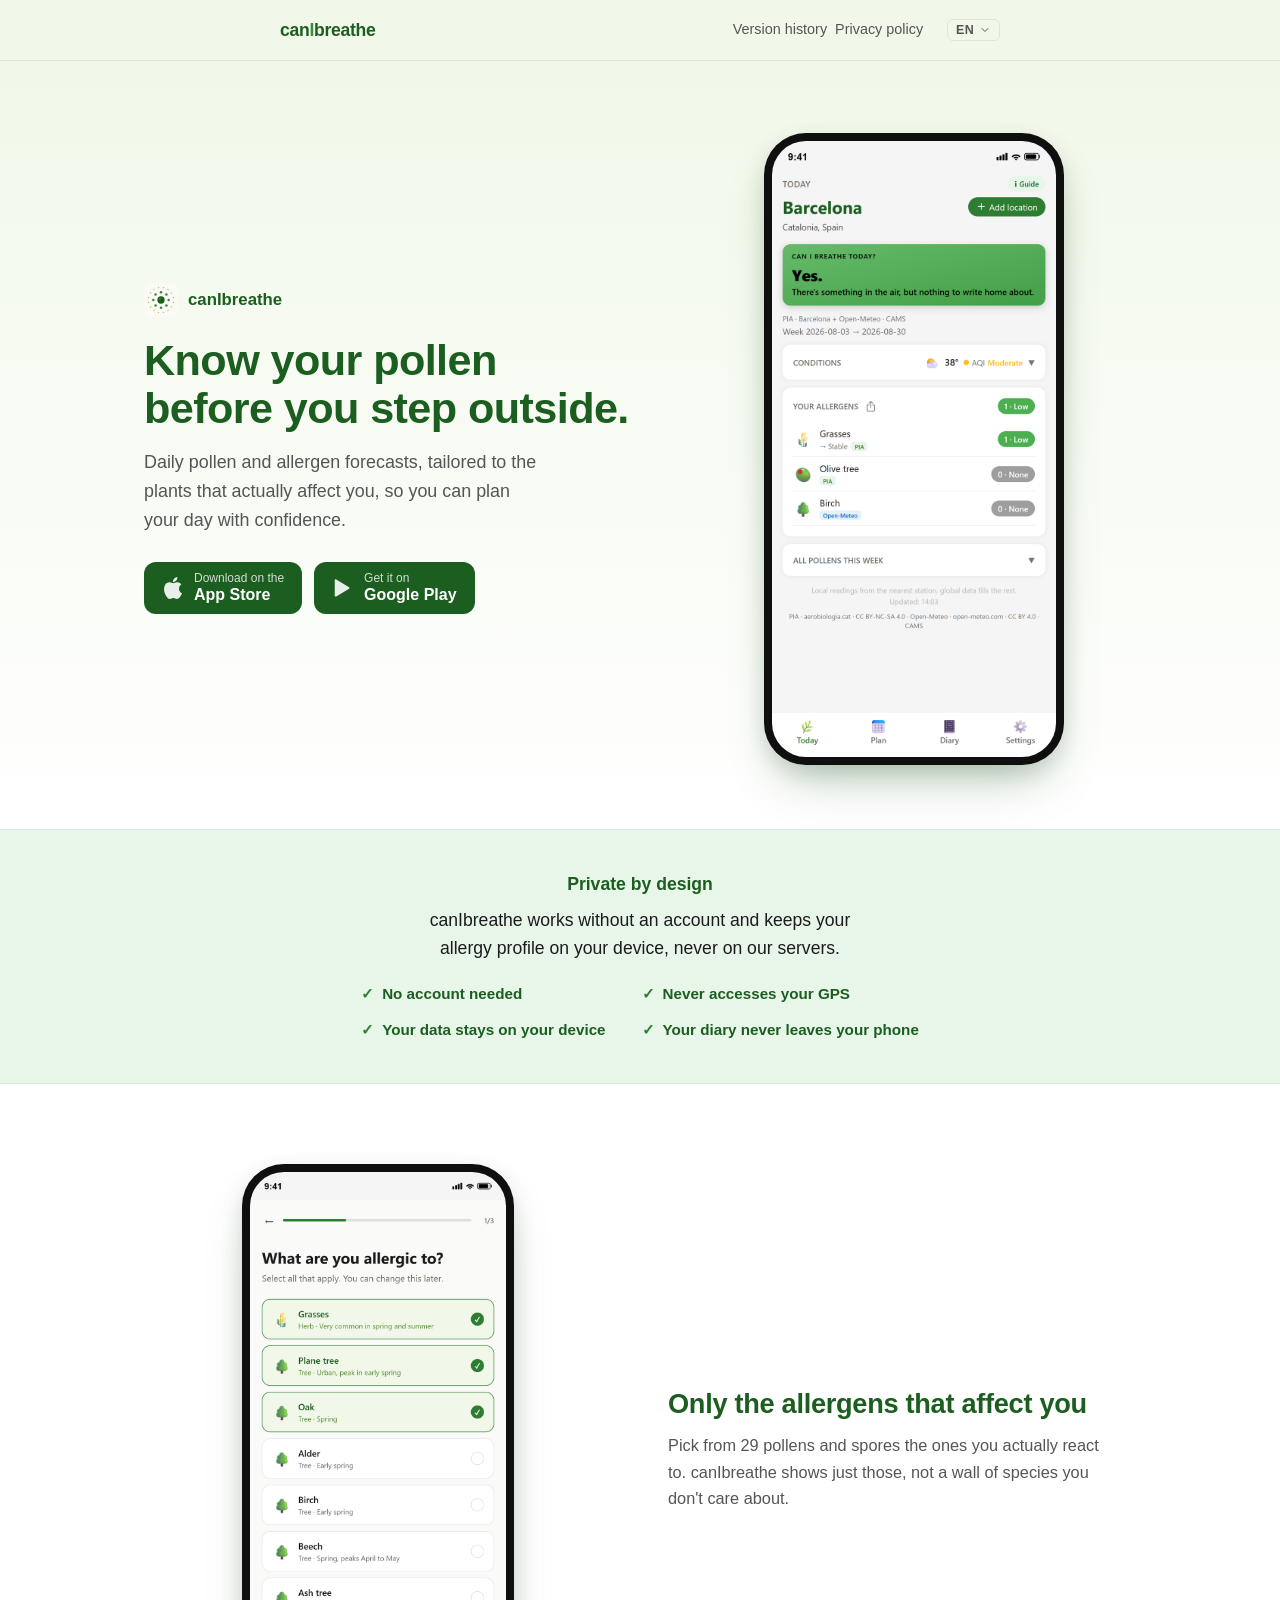
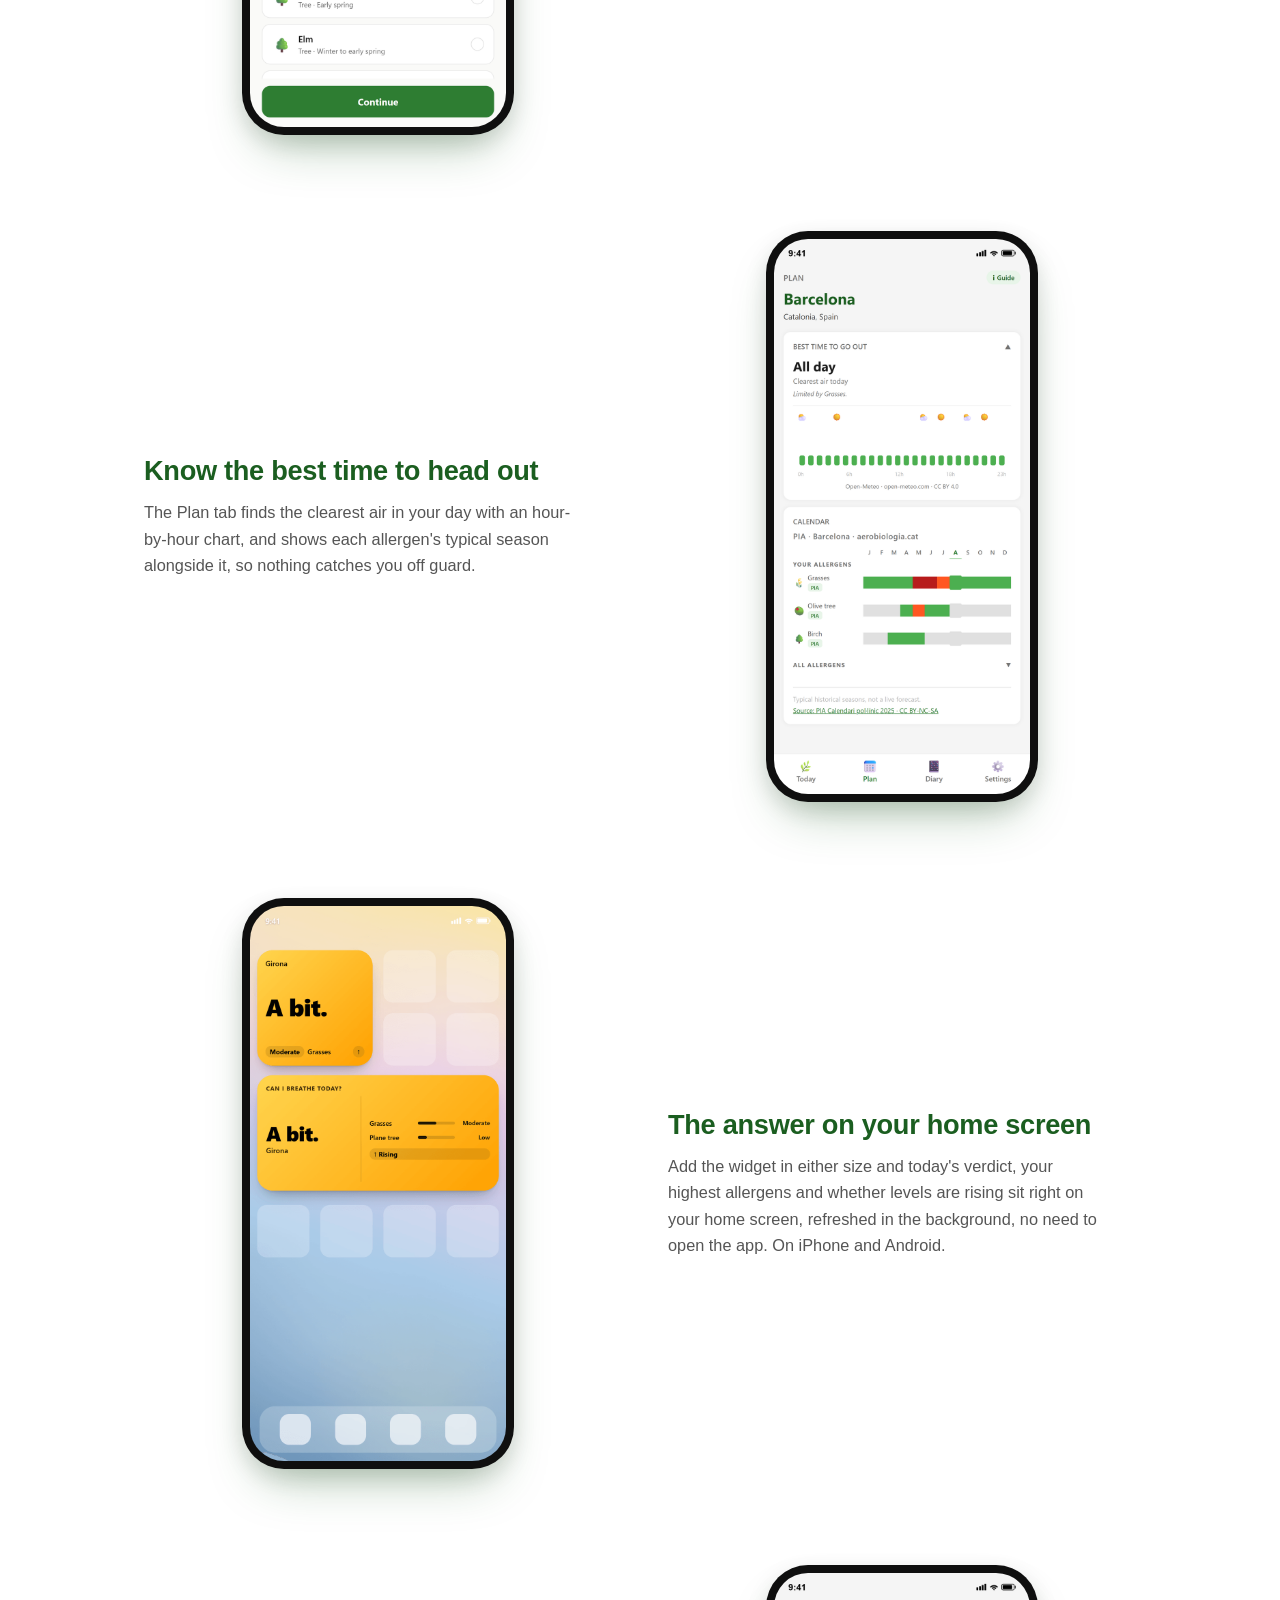
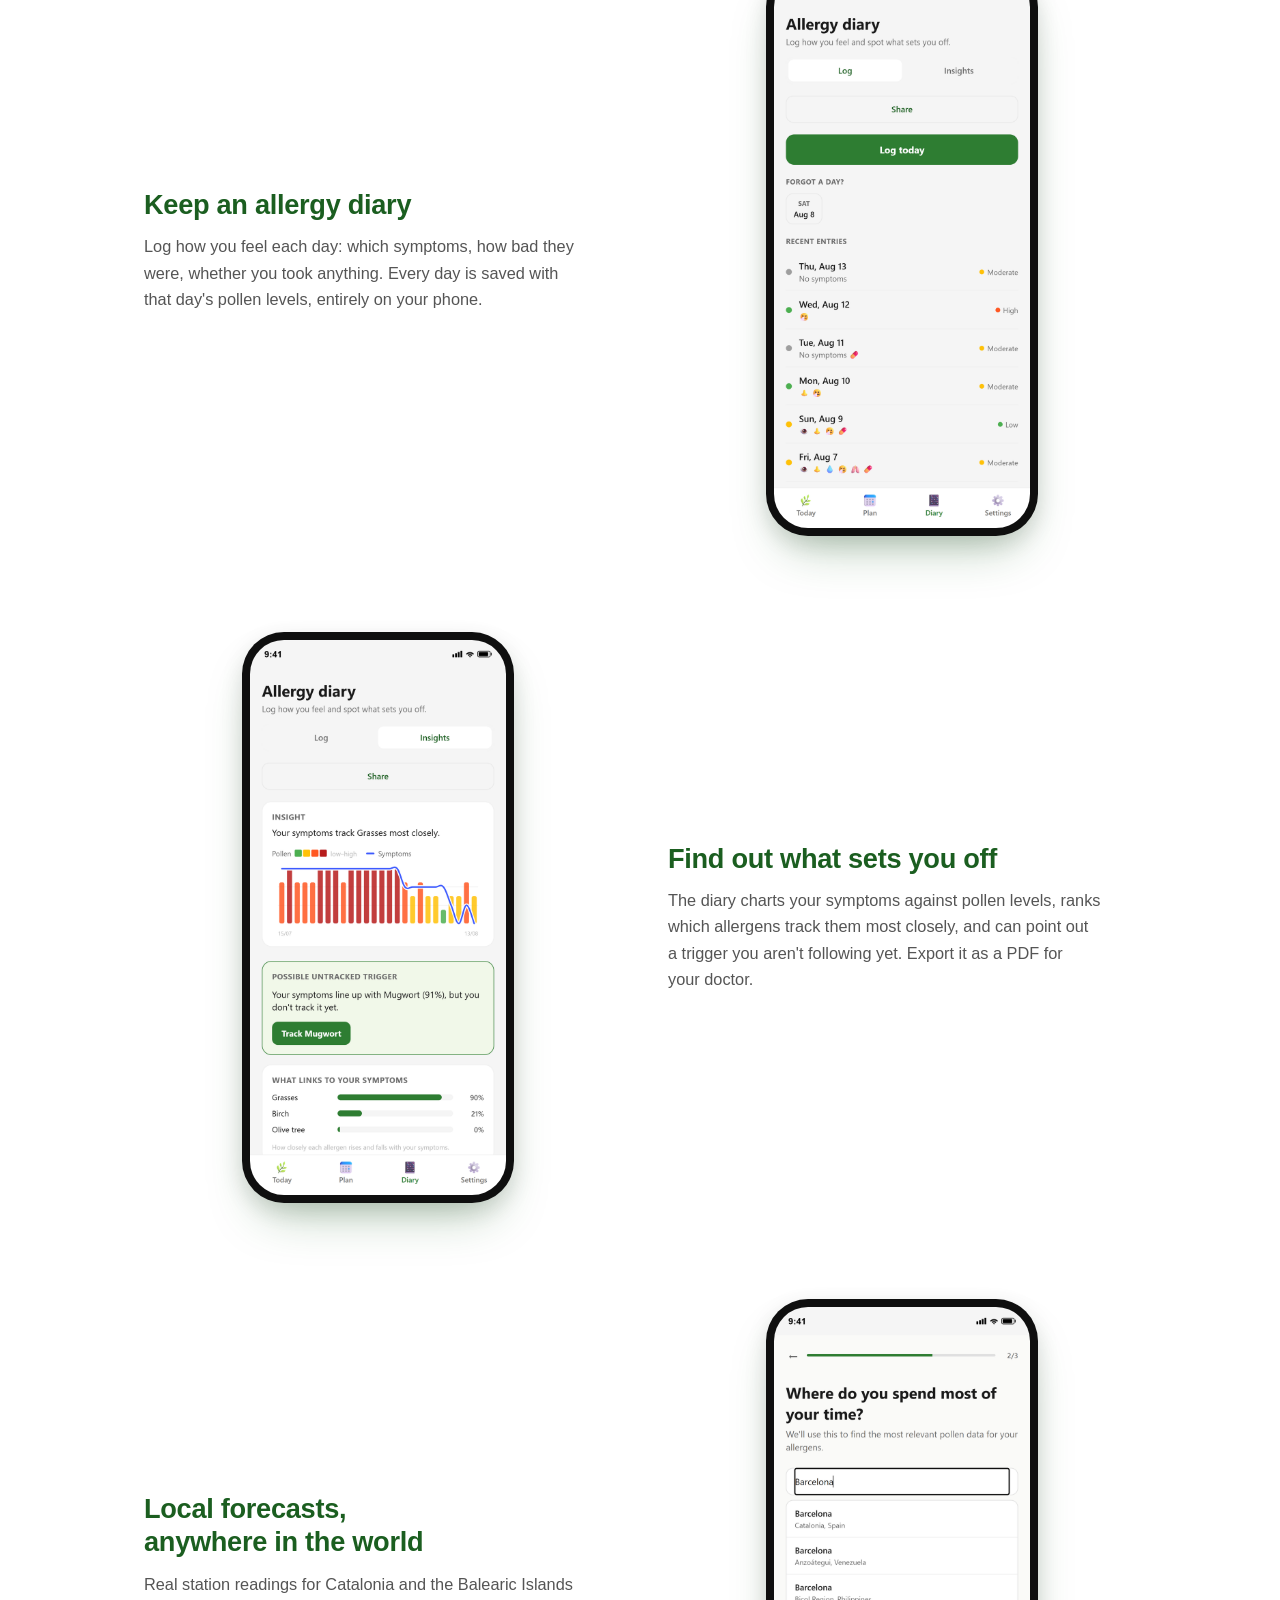
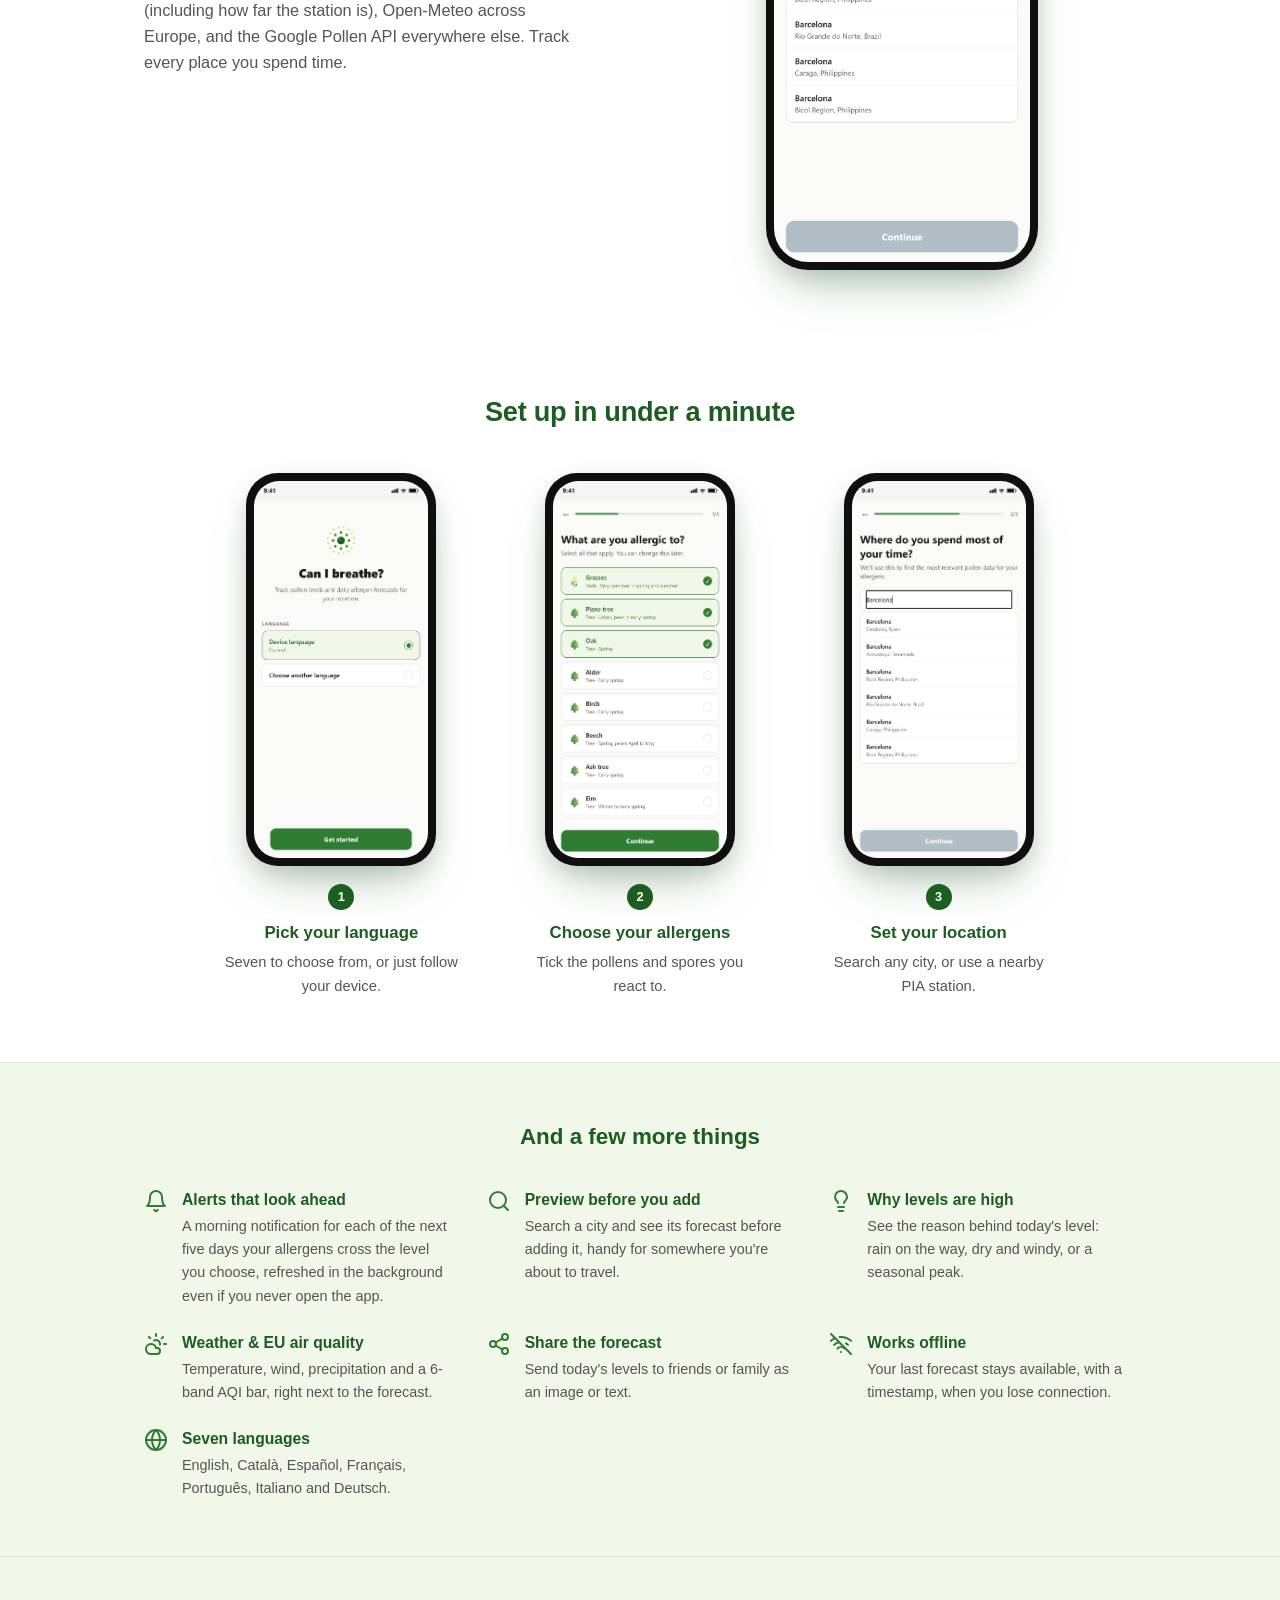
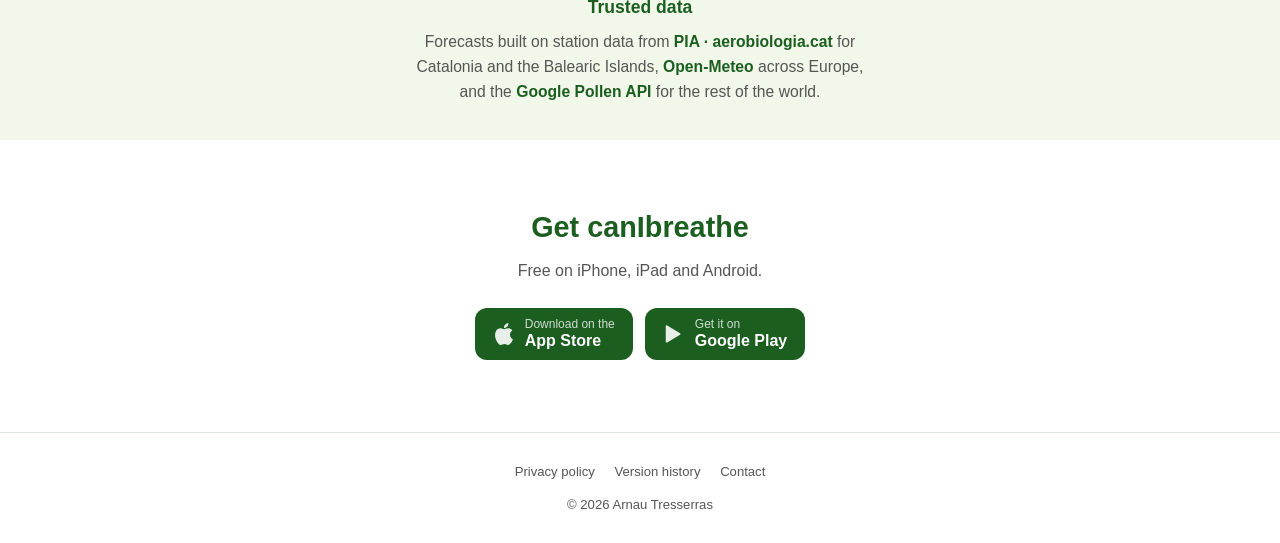
<file: index.html>
<!DOCTYPE html>
<html lang="ca">
<head>
  <meta charset="UTF-8" />
  <meta name="viewport" content="width=device-width, initial-scale=1.0" />
  <title>canIbreathe, Previsió de pol·len i al·lèrgens</title>
  <meta name="description" content="Previsions diàries de pol·len i al·lèrgens, a tot el món, adaptades als que t'afecten. Disponible per a iOS i Android." data-i18n-content="meta.description.index" />
  <meta property="og:type" content="website" />
  <meta property="og:url" content="https://canibreathe.app/" />
  <meta property="og:site_name" content="canIbreathe" />
  <meta property="og:title" content="canIbreathe, Pollen &amp; Allergen Forecast" />
  <meta property="og:description" content="Daily pollen and allergen forecasts worldwide, tailored to the plants that affect you, plus an allergy diary that shows what sets you off. Free on iOS and Android." />
  <meta property="og:image" content="https://canibreathe.app/og-image.png" />
  <meta property="og:image:width" content="1200" />
  <meta property="og:image:height" content="630" />
  <meta property="og:image:alt" content="canIbreathe, daily pollen and allergen forecasts, tailored to you" />
  <meta name="twitter:card" content="summary_large_image" />
  <meta name="twitter:title" content="canIbreathe, Pollen &amp; Allergen Forecast" />
  <meta name="twitter:description" content="Daily pollen and allergen forecasts worldwide, tailored to the plants that affect you, plus an allergy diary that shows what sets you off. Free on iOS and Android." />
  <meta name="twitter:image" content="https://canibreathe.app/og-image.png" />
  <script>document.documentElement.classList.add('js')</script>
  <link rel="stylesheet" href="style.css?v=5" />
  <link rel="icon" href="favicon.png" />
  <link rel="apple-touch-icon" href="apple-touch-icon-180.png" />
  <script>
    !function(t,e){var o,n,p,r;e.__SV||(window.posthog && window.posthog.__loaded)||(window.posthog=e,e._i=[],e.init=function(i,s,a){function g(t,e){var o=e.split(".");2==o.length&&(t=t[o[0]],e=o[1]),t[e]=function(){t.push([e].concat(Array.prototype.slice.call(arguments,0)))}}(p=t.createElement("script")).type="text/javascript",p.crossOrigin="anonymous",p.async=!0,p.src=s.api_host.replace(".i.posthog.com","-assets.i.posthog.com")+"/static/array.js",(r=t.getElementsByTagName("script")[0]).parentNode.insertBefore(p,r);var u=e;for(void 0!==a?u=e[a]=[]:a="posthog",u.people=u.people||[],u.toString=function(t){var e="posthog";return"posthog"!==a&&(e+="."+a),t||(e+=" (stub)"),e},u.people.toString=function(){return u.toString(1)+".people (stub)"},o="Ei Ni init zi Gi Nr Ui Xi Hi capture calculateEventProperties tn register register_once register_for_session unregister unregister_for_session an getFeatureFlag getFeatureFlagPayload getFeatureFlagResult isFeatureEnabled reloadFeatureFlags updateFlags updateEarlyAccessFeatureEnrollment getEarlyAccessFeatures on onFeatureFlags onSurveysLoaded onSessionId getSurveys getActiveMatchingSurveys renderSurvey displaySurvey cancelPendingSurvey canRenderSurvey canRenderSurveyAsync ln identify setPersonProperties group resetGroups setPersonPropertiesForFlags resetPersonPropertiesForFlags setGroupPropertiesForFlags resetGroupPropertiesForFlags reset setIdentity clearIdentity get_distinct_id getGroups get_session_id get_session_replay_url alias set_config startSessionRecording stopSessionRecording sessionRecordingStarted captureException addExceptionStep captureLog startExceptionAutocapture stopExceptionAutocapture loadToolbar get_property getSessionProperty nn Qi createPersonProfile setInternalOrTestUser sn qi cn opt_in_capturing opt_out_capturing has_opted_in_capturing has_opted_out_capturing get_explicit_consent_status is_capturing clear_opt_in_out_capturing Ji debug Fr rn getPageViewId captureTraceFeedback captureTraceMetric Bi".split(" "),n=0;n<o.length;n++)g(u,o[n]);e._i.push([i,s,a])},e.__SV=1)}(document,window.posthog||[]);
    posthog.init('phc_LRrSer0JCHmHAlgUVe1UBUHwa6GLvBOArZXyOaQ2EX9', {
        api_host: 'https://eu.i.posthog.com',
        defaults: '2026-01-30',
        person_profiles: 'identified_only', // or 'always' to create profiles for anonymous users as well
    })
</script>
</head>
<body data-title-key="page.title.index">

  <header>
    <div class="header-inner">
      <a class="logo" href="index.html">can<span>I</span>breathe</a>
      <nav>
        <a href="changelog.html" data-i18n="nav.changelog">Historial de versions</a>
        <a href="privacy.html" data-i18n="nav.privacy">Política de privacitat</a>
        <div class="lang-switcher" aria-label="Canvia l'idioma" data-i18n-aria-label="lang-switcher.label">
          <button class="lang-toggle" aria-haspopup="listbox" aria-expanded="false">
            <span class="lang-current">CA</span>
            <svg class="lang-chevron" viewBox="0 0 24 24" fill="none" stroke="currentColor" stroke-width="2" stroke-linecap="round" stroke-linejoin="round" aria-hidden="true"><path d="m6 9 6 6 6-6"/></svg>
          </button>
          <ul class="lang-menu" role="listbox">
            <li><button class="lang-btn" data-lang="ca" role="option" aria-selected="true"><b>CA</b><span>Català</span></button></li>
            <li><button class="lang-btn" data-lang="en" role="option" aria-selected="false"><b>EN</b><span>English</span></button></li>
            <li><button class="lang-btn" data-lang="es" role="option" aria-selected="false"><b>ES</b><span>Español</span></button></li>
            <li><button class="lang-btn" data-lang="fr" role="option" aria-selected="false"><b>FR</b><span>Français</span></button></li>
            <li><button class="lang-btn" data-lang="pt" role="option" aria-selected="false"><b>PT</b><span>Português</span></button></li>
            <li><button class="lang-btn" data-lang="it" role="option" aria-selected="false"><b>IT</b><span>Italiano</span></button></li>
            <li><button class="lang-btn" data-lang="de" role="option" aria-selected="false"><b>DE</b><span>Deutsch</span></button></li>
          </ul>
        </div>
      </nav>
    </div>
  </header>

  <main>
    <!-- ── Hero ── -->
    <section class="hero">
      <div class="wrap hero-grid">
        <div class="hero-copy">
          <div class="hero-brand">
            <img src="master-rounded.svg" alt="" aria-hidden="true">
            <span>canIbreathe</span>
          </div>
          <h1 data-i18n="hero.h1">Know your pollen before you step outside.</h1>
          <p class="lead" data-i18n="hero.lead">Daily pollen and allergen forecasts, tailored to the plants that actually affect you, so you can plan your day with confidence.</p>
          <div class="store-row">
            <a class="store-btn" href="https://apps.apple.com/app/id6764886469" target="_blank" rel="noopener" onclick="posthog.capture('install_ios_clicked')">
              <svg class="store-glyph" xmlns="http://www.w3.org/2000/svg" viewBox="0 0 24 24" fill="currentColor" aria-hidden="true"><path d="M12.152 6.896c-.948 0-2.415-1.078-3.96-1.04-2.04.027-3.91 1.183-4.961 3.014-2.117 3.675-.546 9.103 1.519 12.09 1.013 1.454 2.208 3.09 3.792 3.039 1.52-.065 2.09-.987 3.935-.987 1.831 0 2.35.987 3.96.948 1.637-.026 2.676-1.48 3.676-2.948 1.156-1.688 1.636-3.325 1.662-3.415-.039-.013-3.182-1.221-3.22-4.857-.026-3.04 2.48-4.494 2.597-4.559-1.429-2.09-3.623-2.324-4.39-2.376-2-.156-3.675 1.09-4.61 1.09zM15.53 3.83c.843-1.012 1.4-2.427 1.245-3.83-1.207.052-2.662.805-3.532 1.818-.78.896-1.454 2.338-1.273 3.714 1.338.104 2.715-.688 3.559-1.701"/></svg>
              <span class="store-btn-text"><small data-i18n="store.apple.pre">Download on the</small><strong data-i18n="store.apple.name">App Store</strong></span>
            </a>
            <a class="store-btn" href="https://play.google.com/store/apps/details?id=com.arnautr.canibreathe" target="_blank" rel="noopener" onclick="posthog.capture('install_android_clicked')">
              <svg class="store-glyph" xmlns="http://www.w3.org/2000/svg" viewBox="0 0 24 24" fill="currentColor" aria-hidden="true"><path d="M3 20.5v-17c0-.83.94-1.3 1.6-.8l14 8.5c.6.36.6 1.24 0 1.6l-14 8.5c-.66.5-1.6.03-1.6-.8z"/></svg>
              <span class="store-btn-text"><small data-i18n="store.google.pre">Get it on</small><strong data-i18n="store.google.name">Google Play</strong></span>
            </a>
          </div>
        </div>
        <div class="hero-media">
          <div class="device"><img src="screenshots/today_en.png" data-shot="today" alt="canIbreathe Today screen answering &quot;Can I breathe today?&quot; above the levels for your allergens" loading="eager"></div>
        </div>
      </div>
    </section>

    <!-- ── Privacy trust band ── -->
    <section class="trust">
      <div class="wrap-narrow">
        <h2 class="band-title" data-i18n="trust.eyebrow">Private by design</h2>
        <p class="trust-lead" data-i18n="trust.lead">canIbreathe works without an account and keeps your allergy profile on your device, never on our servers.</p>
        <ul class="trust-points">
          <li><span class="tick" aria-hidden="true">✓</span><span data-i18n="trust.p1">No account needed</span></li>
          <li><span class="tick" aria-hidden="true">✓</span><span data-i18n="trust.p2">Never accesses your GPS</span></li>
          <li><span class="tick" aria-hidden="true">✓</span><span data-i18n="trust.p3">Your data stays on your device</span></li>
          <li><span class="tick" aria-hidden="true">✓</span><span data-i18n="trust.p4">Your diary never leaves your phone</span></li>
        </ul>
      </div>
    </section>

    <!-- ── Feature story rows ── -->
    <section class="feature-rows">
      <div class="wrap">
        <article class="frow reveal">
          <div class="frow-media"><div class="device"><img src="screenshots/allergen_selector_en.png" data-shot="allergen_selector" alt="Allergen picker: choose the pollens you react to" loading="lazy"></div></div>
          <div class="frow-copy">
            <h2 data-i18n="f1.title">Only the allergens that affect you</h2>
            <p data-i18n="f1.desc">Pick from 29 pollens and spores the ones you actually react to. canIbreathe shows just those, not a wall of species you don't care about.</p>
          </div>
        </article>
        <article class="frow reverse reveal">
          <div class="frow-media"><div class="device"><img src="screenshots/plan_en.png" data-shot="plan" alt="Plan tab: best time to go out with an hour-by-hour chart, and the pollen season calendar" loading="lazy"></div></div>
          <div class="frow-copy">
            <h2 data-i18n="fplan.title">Know the best time to head out</h2>
            <p data-i18n="fplan.desc">The Plan tab finds the clearest air in your day with an hour-by-hour chart, and shows each allergen's typical season alongside it, so nothing catches you off guard.</p>
          </div>
        </article>
        <article class="frow reveal">
          <div class="frow-media"><div class="device"><img src="screenshots/widget_en.png" data-shot="widget" alt="Home screen with the canIbreathe widget in both sizes, showing today's verdict and top allergens" loading="lazy"></div></div>
          <div class="frow-copy">
            <h2 data-i18n="fwidget.title">The answer on your home screen</h2>
            <p data-i18n="fwidget.desc">Add the widget in either size and today's verdict, your highest allergens and whether levels are rising sit right on your home screen, refreshed in the background, no need to open the app. On iPhone and Android.</p>
          </div>
        </article>
        <article class="frow reverse reveal">
          <div class="frow-media"><div class="device"><img src="screenshots/diary_en.png" data-shot="diary" alt="Allergy diary: a day-by-day log of symptoms, severity and medication" loading="lazy"></div></div>
          <div class="frow-copy">
            <h2 data-i18n="f2.title">Keep an allergy diary</h2>
            <p data-i18n="f2.desc">Log how you feel each day: which symptoms, how bad they were, whether you took anything. Every day is saved with that day's pollen levels, entirely on your phone.</p>
          </div>
        </article>
        <article class="frow reveal">
          <div class="frow-media"><div class="device"><img src="screenshots/insights_en.png" data-shot="insights" alt="Diary insights: symptoms charted against pollen levels, with a possible untracked trigger" loading="lazy"></div></div>
          <div class="frow-copy">
            <h2 data-i18n="f3.title">Find out what sets you off</h2>
            <p data-i18n="f3.desc">The diary charts your symptoms against pollen levels, ranks which allergens track them most closely, and can point out a trigger you aren't following yet. Export it as a PDF for your doctor.</p>
          </div>
        </article>
        <article class="frow reverse reveal">
          <div class="frow-media"><div class="device"><img src="screenshots/location_selector_en.png" data-shot="location_selector" alt="Location picker: choose the places you spend time" loading="lazy"></div></div>
          <div class="frow-copy">
            <h2 data-i18n="f4.title">Local forecasts, anywhere in the world</h2>
            <p data-i18n="f4.desc">Real station readings for Catalonia and the Balearic Islands (including how far the station is), Open-Meteo across Europe, and the Google Pollen API everywhere else. Track every place you spend time.</p>
          </div>
        </article>
      </div>
    </section>

    <!-- ── Set up in under a minute ── -->
    <section class="setup">
      <div class="wrap">
        <h2 data-i18n="setup.title">Set up in under a minute</h2>
        <ol class="setup-steps">
          <li class="reveal">
            <div class="device device-sm"><img src="screenshots/language_en.png" data-shot="language" alt="Language selection screen" loading="lazy"></div>
            <span class="step-n">1</span>
            <strong data-i18n="setup.s1.title">Pick your language</strong>
            <p data-i18n="setup.s1.desc">Seven to choose from, or just follow your device.</p>
          </li>
          <li class="reveal">
            <div class="device device-sm"><img src="screenshots/allergen_selector_en.png" data-shot="allergen_selector" alt="Allergen selection screen" loading="lazy"></div>
            <span class="step-n">2</span>
            <strong data-i18n="setup.s2.title">Choose your allergens</strong>
            <p data-i18n="setup.s2.desc">Tick the pollens and spores you react to.</p>
          </li>
          <li class="reveal">
            <div class="device device-sm"><img src="screenshots/location_selector_en.png" data-shot="location_selector" alt="Location selection screen" loading="lazy"></div>
            <span class="step-n">3</span>
            <strong data-i18n="setup.s3.title">Set your location</strong>
            <p data-i18n="setup.s3.desc">Search any city, or use a nearby PIA station.</p>
          </li>
        </ol>
      </div>
    </section>

    <!-- ── Secondary features strip ── -->
    <section class="more">
      <div class="wrap">
        <h2 data-i18n="more.title">And a few more things</h2>
        <ul class="more-grid">
          <li><svg class="more-icon" viewBox="0 0 24 24" fill="none" stroke="currentColor" stroke-width="2" stroke-linecap="round" stroke-linejoin="round" aria-hidden="true"><path d="M6 8a6 6 0 0 1 12 0c0 7 3 9 3 9H3s3-2 3-9"/><path d="M10.3 21a1.94 1.94 0 0 0 3.4 0"/></svg><div><strong data-i18n="more.alerts.title">Alerts that look ahead</strong><p data-i18n="more.alerts.desc">A morning notification for each of the next five days your allergens cross the level you choose, refreshed in the background even if you never open the app.</p></div></li>
          <li><svg class="more-icon" viewBox="0 0 24 24" fill="none" stroke="currentColor" stroke-width="2" stroke-linecap="round" stroke-linejoin="round" aria-hidden="true"><circle cx="11" cy="11" r="8"/><path d="m21 21-4.3-4.3"/></svg><div><strong data-i18n="more.preview.title">Preview before you add</strong><p data-i18n="more.preview.desc">Search a city and see its forecast before adding it, handy for somewhere you're about to travel.</p></div></li>
          <li><svg class="more-icon" viewBox="0 0 24 24" fill="none" stroke="currentColor" stroke-width="2" stroke-linecap="round" stroke-linejoin="round" aria-hidden="true"><path d="M15 14c.2-1 .7-1.7 1.5-2.5 1-.9 1.5-2.2 1.5-3.5A6 6 0 0 0 6 8c0 1 .2 2.2 1.5 3.5.7.7 1.3 1.5 1.5 2.5"/><path d="M9 18h6"/><path d="M10 22h4"/></svg><div><strong data-i18n="more.why.title">Why levels are high</strong><p data-i18n="more.why.desc">See the reason behind today's level: rain on the way, dry and windy, or a seasonal peak.</p></div></li>
          <li><svg class="more-icon" viewBox="0 0 24 24" fill="none" stroke="currentColor" stroke-width="2" stroke-linecap="round" stroke-linejoin="round" aria-hidden="true"><path d="M12 2v2"/><path d="m4.93 4.93 1.41 1.41"/><path d="M20 12h2"/><path d="m19.07 4.93-1.41 1.41"/><path d="M15.947 12.65a4 4 0 0 0-5.925-4.128"/><path d="M13 22H7a5 5 0 1 1 4.9-6H13a3 3 0 0 1 0 6Z"/></svg><div><strong data-i18n="more.conditions.title">Weather &amp; EU air quality</strong><p data-i18n="more.conditions.desc">Temperature, wind, precipitation and a 6-band AQI bar, right next to the forecast.</p></div></li>
          <li><svg class="more-icon" viewBox="0 0 24 24" fill="none" stroke="currentColor" stroke-width="2" stroke-linecap="round" stroke-linejoin="round" aria-hidden="true"><circle cx="18" cy="5" r="3"/><circle cx="6" cy="12" r="3"/><circle cx="18" cy="19" r="3"/><path d="m8.59 13.51 6.83 3.98"/><path d="m15.41 6.51-6.82 3.98"/></svg><div><strong data-i18n="more.share.title">Share the forecast</strong><p data-i18n="more.share.desc">Send today's levels to friends or family as an image or text.</p></div></li>
          <li><svg class="more-icon" viewBox="0 0 24 24" fill="none" stroke="currentColor" stroke-width="2" stroke-linecap="round" stroke-linejoin="round" aria-hidden="true"><path d="M12 20h.01"/><path d="M8.5 16.429a5 5 0 0 1 7 0"/><path d="M5 12.859a10 10 0 0 1 5.17-2.69"/><path d="M19 12.859a10 10 0 0 0-2.007-1.523"/><path d="M2 8.82a15 15 0 0 1 4.177-2.643"/><path d="M22 8.82a15 15 0 0 0-11.288-3.764"/><path d="m2 2 20 20"/></svg><div><strong data-i18n="more.offline.title">Works offline</strong><p data-i18n="more.offline.desc">Your last forecast stays available, with a timestamp, when you lose connection.</p></div></li>
          <li><svg class="more-icon" viewBox="0 0 24 24" fill="none" stroke="currentColor" stroke-width="2" stroke-linecap="round" stroke-linejoin="round" aria-hidden="true"><circle cx="12" cy="12" r="10"/><path d="M12 2a14.5 14.5 0 0 0 0 20 14.5 14.5 0 0 0 0-20"/><path d="M2 12h20"/></svg><div><strong data-i18n="more.langs.title">Seven languages</strong><p data-i18n="more.langs.desc">English, Català, Español, Français, Português, Italiano and Deutsch.</p></div></li>
        </ul>
      </div>
    </section>

    <!-- ── Data sources ── -->
    <section class="sources">
      <div class="wrap-narrow">
        <h2 class="band-title" data-i18n="sources.eyebrow">Trusted data</h2>
        <p data-i18n="sources.text">Forecasts built on station data from <strong>PIA · aerobiologia.cat</strong> for Catalonia and the Balearic Islands, <strong>Open-Meteo</strong> across Europe, and the <strong>Google Pollen API</strong> for the rest of the world.</p>
      </div>
    </section>

    <!-- ── Download band ── -->
    <section class="download">
      <div class="wrap-narrow">
        <h2 data-i18n="download.title">Get canIbreathe</h2>
        <p data-i18n="download.desc">Free on iPhone, iPad and Android.</p>
        <div class="store-row center">
          <a class="store-btn" href="https://apps.apple.com/app/id6764886469" target="_blank" rel="noopener" onclick="posthog.capture('install_ios_clicked')">
            <svg class="store-glyph" xmlns="http://www.w3.org/2000/svg" viewBox="0 0 24 24" fill="currentColor" aria-hidden="true"><path d="M12.152 6.896c-.948 0-2.415-1.078-3.96-1.04-2.04.027-3.91 1.183-4.961 3.014-2.117 3.675-.546 9.103 1.519 12.09 1.013 1.454 2.208 3.09 3.792 3.039 1.52-.065 2.09-.987 3.935-.987 1.831 0 2.35.987 3.96.948 1.637-.026 2.676-1.48 3.676-2.948 1.156-1.688 1.636-3.325 1.662-3.415-.039-.013-3.182-1.221-3.22-4.857-.026-3.04 2.48-4.494 2.597-4.559-1.429-2.09-3.623-2.324-4.39-2.376-2-.156-3.675 1.09-4.61 1.09zM15.53 3.83c.843-1.012 1.4-2.427 1.245-3.83-1.207.052-2.662.805-3.532 1.818-.78.896-1.454 2.338-1.273 3.714 1.338.104 2.715-.688 3.559-1.701"/></svg>
            <span class="store-btn-text"><small data-i18n="store.apple.pre">Download on the</small><strong data-i18n="store.apple.name">App Store</strong></span>
          </a>
          <a class="store-btn" href="https://play.google.com/store/apps/details?id=com.arnautr.canibreathe" target="_blank" rel="noopener" onclick="posthog.capture('install_android_clicked')">
            <svg class="store-glyph" xmlns="http://www.w3.org/2000/svg" viewBox="0 0 24 24" fill="currentColor" aria-hidden="true"><path d="M3 20.5v-17c0-.83.94-1.3 1.6-.8l14 8.5c.6.36.6 1.24 0 1.6l-14 8.5c-.66.5-1.6.03-1.6-.8z"/></svg>
            <span class="store-btn-text"><small data-i18n="store.google.pre">Get it on</small><strong data-i18n="store.google.name">Google Play</strong></span>
          </a>
        </div>
      </div>
    </section>
  </main>

  <footer>
    <a href="privacy.html" data-i18n="footer.privacy">Política de privacitat</a>
    <a href="changelog.html" data-i18n="nav.changelog">Historial de versions</a>
    <a href="mailto:arnautresserras@gmail.com" data-i18n="footer.contact">Contacte</a>
    <p style="margin-top: 12px;" data-i18n="footer.copy">&copy; 2026 Arnau Tresserras</p>
  </footer>

  <script src="i18n.js?v=5"></script>
  <script>
    // Progressive scroll-reveal for feature rows
    (function () {
      var els = document.querySelectorAll('.reveal');
      if (!('IntersectionObserver' in window) || !els.length) {
        els.forEach(function (el) { el.classList.add('in'); });
        return;
      }
      var io = new IntersectionObserver(function (entries) {
        entries.forEach(function (e) {
          if (e.isIntersecting) { e.target.classList.add('in'); io.unobserve(e.target); }
        });
      }, { threshold: 0.15 });
      els.forEach(function (el) { io.observe(el); });
    })();
  </script>
</body>
</html>
</file>
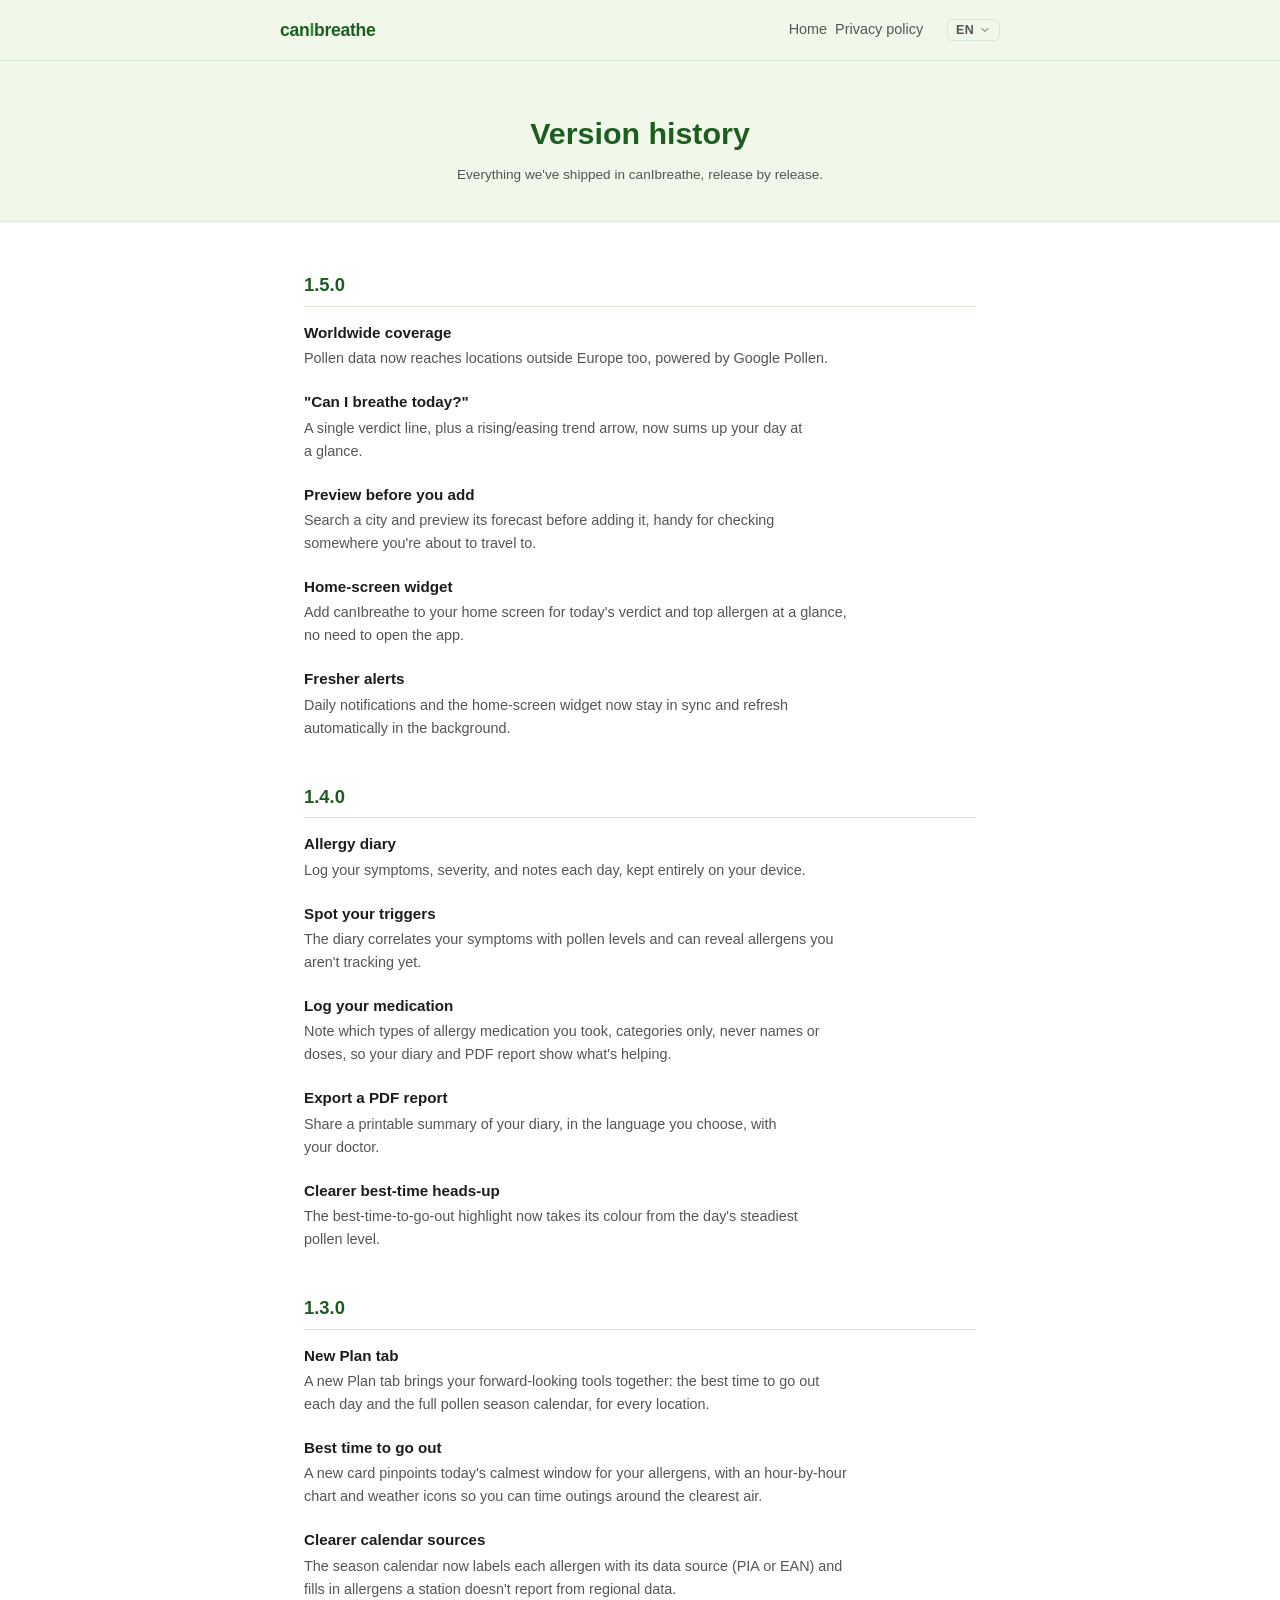
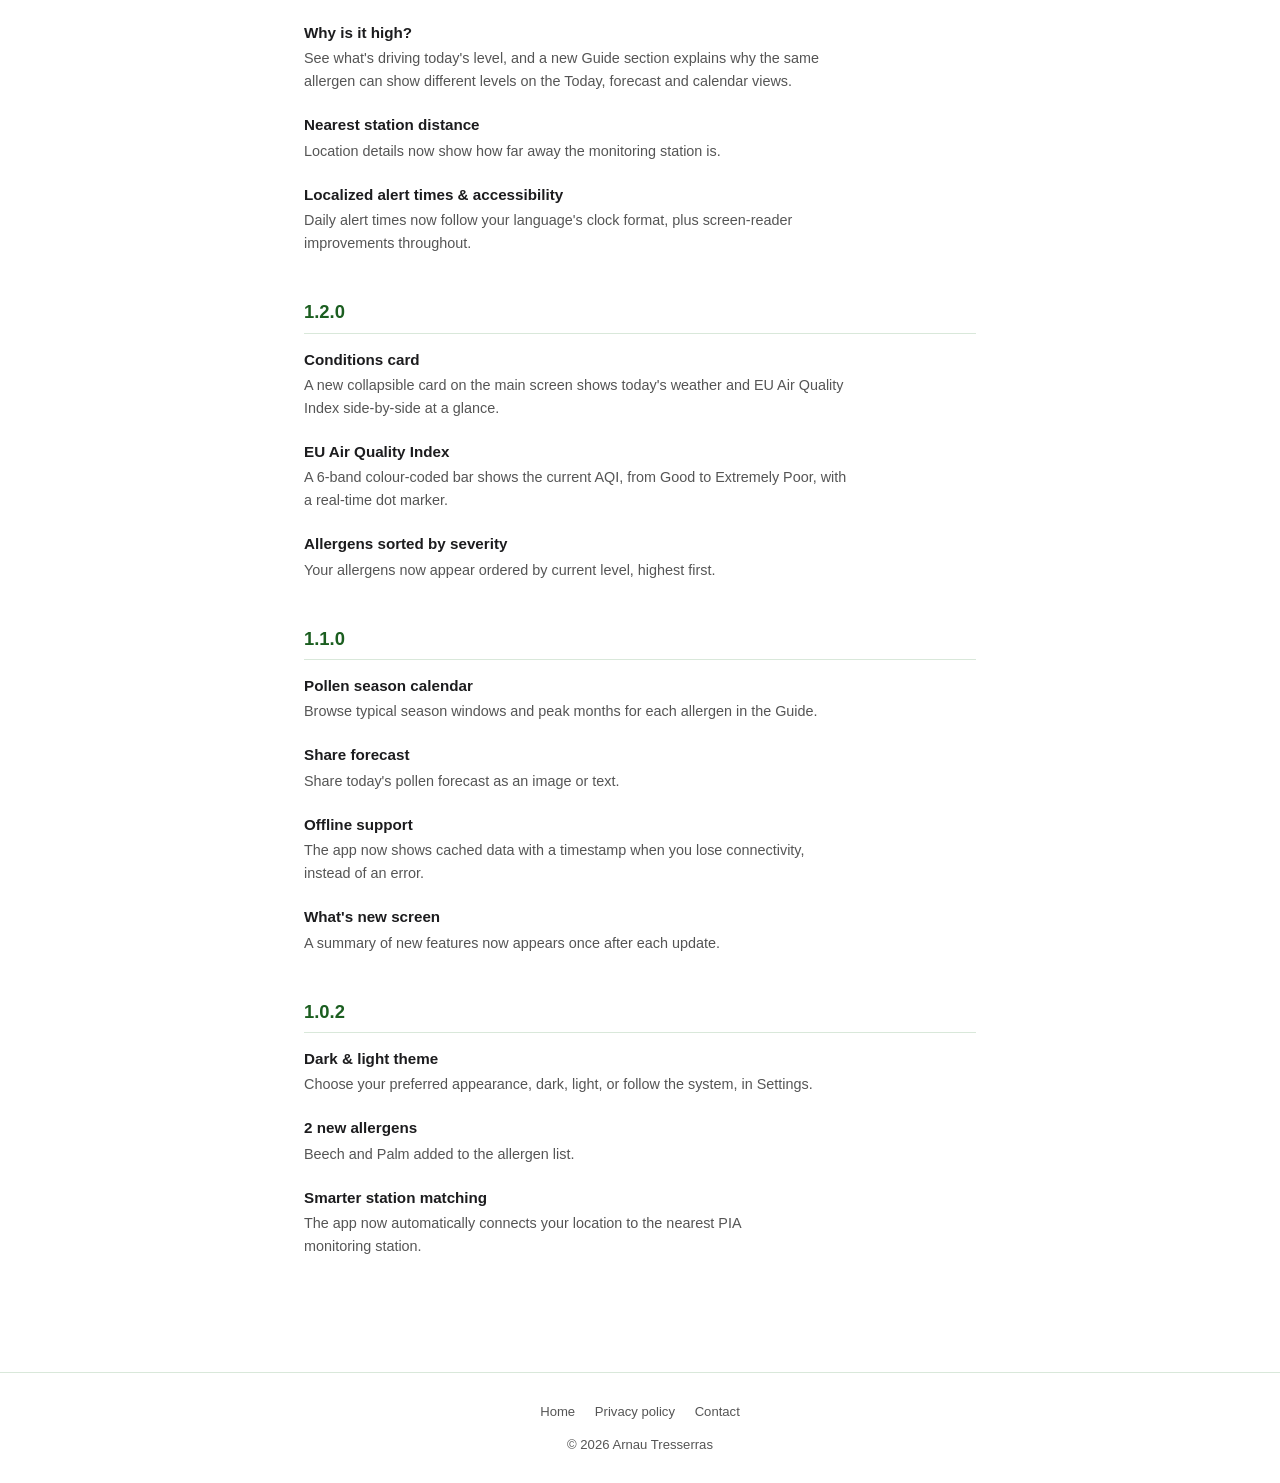
<file: changelog.html>
<!DOCTYPE html>
<html lang="ca">
<head>
  <meta charset="UTF-8" />
  <meta name="viewport" content="width=device-width, initial-scale=1.0" />
  <title>Historial de versions, canIbreathe</title>
  <meta name="description" content="Historial de versions de l'app canIbreathe: què ha inclòs cada actualització." data-i18n-content="meta.description.changelog" />
  <meta property="og:type" content="website" />
  <meta property="og:url" content="https://canibreathe.app/changelog.html" />
  <meta property="og:site_name" content="canIbreathe" />
  <meta property="og:title" content="Version History, canIbreathe" />
  <meta property="og:description" content="Version history for the canIbreathe app: what shipped in every release." />
  <meta property="og:image" content="https://canibreathe.app/apple-touch-icon-180.png" />
  <meta name="twitter:card" content="summary" />
  <meta name="twitter:title" content="Version History, canIbreathe" />
  <meta name="twitter:description" content="Version history for the canIbreathe app: what shipped in every release." />
  <meta name="twitter:image" content="https://canibreathe.app/apple-touch-icon-180.png" />
  <link rel="stylesheet" href="style.css?v=5" />
  <link rel="icon" href="favicon.png" />
  <link rel="apple-touch-icon" href="favicon.png" />
  <script>
    !function(t,e){var o,n,p,r;e.__SV||(window.posthog && window.posthog.__loaded)||(window.posthog=e,e._i=[],e.init=function(i,s,a){function g(t,e){var o=e.split(".");2==o.length&&(t=t[o[0]],e=o[1]),t[e]=function(){t.push([e].concat(Array.prototype.slice.call(arguments,0)))}}(p=t.createElement("script")).type="text/javascript",p.crossOrigin="anonymous",p.async=!0,p.src=s.api_host.replace(".i.posthog.com","-assets.i.posthog.com")+"/static/array.js",(r=t.getElementsByTagName("script")[0]).parentNode.insertBefore(p,r);var u=e;for(void 0!==a?u=e[a]=[]:a="posthog",u.people=u.people||[],u.toString=function(t){var e="posthog";return"posthog"!==a&&(e+="."+a),t||(e+=" (stub)"),e},u.people.toString=function(){return u.toString(1)+".people (stub)"},o="Ei Ni init zi Gi Nr Ui Xi Hi capture calculateEventProperties tn register register_once register_for_session unregister unregister_for_session an getFeatureFlag getFeatureFlagPayload getFeatureFlagResult isFeatureEnabled reloadFeatureFlags updateFlags updateEarlyAccessFeatureEnrollment getEarlyAccessFeatures on onFeatureFlags onSurveysLoaded onSessionId getSurveys getActiveMatchingSurveys renderSurvey displaySurvey cancelPendingSurvey canRenderSurvey canRenderSurveyAsync ln identify setPersonProperties group resetGroups setPersonPropertiesForFlags resetPersonPropertiesForFlags setGroupPropertiesForFlags resetGroupPropertiesForFlags reset setIdentity clearIdentity get_distinct_id getGroups get_session_id get_session_replay_url alias set_config startSessionRecording stopSessionRecording sessionRecordingStarted captureException addExceptionStep captureLog startExceptionAutocapture stopExceptionAutocapture loadToolbar get_property getSessionProperty nn Qi createPersonProfile setInternalOrTestUser sn qi cn opt_in_capturing opt_out_capturing has_opted_in_capturing has_opted_out_capturing get_explicit_consent_status is_capturing clear_opt_in_out_capturing Ji debug Fr rn getPageViewId captureTraceFeedback captureTraceMetric Bi".split(" "),n=0;n<o.length;n++)g(u,o[n]);e._i.push([i,s,a])},e.__SV=1)}(document,window.posthog||[]);
    posthog.init('phc_LRrSer0JCHmHAlgUVe1UBUHwa6GLvBOArZXyOaQ2EX9', {
        api_host: 'https://eu.i.posthog.com',
        defaults: '2026-01-30',
        person_profiles: 'identified_only', // or 'always' to create profiles for anonymous users as well
    })
</script>
</head>
<body data-title-key="page.title.changelog">

  <header>
    <div class="header-inner">
      <a class="logo" href="index.html">can<span>I</span>breathe</a>
      <nav>
        <a href="index.html" data-i18n="nav.home">Inici</a>
        <a href="privacy.html" data-i18n="nav.privacy">Política de privacitat</a>
        <div class="lang-switcher" aria-label="Canvia l'idioma" data-i18n-aria-label="lang-switcher.label">
          <button class="lang-toggle" aria-haspopup="listbox" aria-expanded="false">
            <span class="lang-current">CA</span>
            <svg class="lang-chevron" viewBox="0 0 24 24" fill="none" stroke="currentColor" stroke-width="2" stroke-linecap="round" stroke-linejoin="round" aria-hidden="true"><path d="m6 9 6 6 6-6"/></svg>
          </button>
          <ul class="lang-menu" role="listbox">
            <li><button class="lang-btn" data-lang="ca" role="option" aria-selected="true"><b>CA</b><span>Català</span></button></li>
            <li><button class="lang-btn" data-lang="en" role="option" aria-selected="false"><b>EN</b><span>English</span></button></li>
            <li><button class="lang-btn" data-lang="es" role="option" aria-selected="false"><b>ES</b><span>Español</span></button></li>
            <li><button class="lang-btn" data-lang="fr" role="option" aria-selected="false"><b>FR</b><span>Français</span></button></li>
            <li><button class="lang-btn" data-lang="pt" role="option" aria-selected="false"><b>PT</b><span>Português</span></button></li>
            <li><button class="lang-btn" data-lang="it" role="option" aria-selected="false"><b>IT</b><span>Italiano</span></button></li>
            <li><button class="lang-btn" data-lang="de" role="option" aria-selected="false"><b>DE</b><span>Deutsch</span></button></li>
          </ul>
        </div>
      </nav>
    </div>
  </header>

  <div class="policy-header">
    <h1 data-i18n="changelog.heading">Historial de versions</h1>
    <p class="meta" data-i18n="changelog.intro">Tot el que hem anat afegint a canIbreathe, versió per versió.</p>
  </div>

  <div class="policy-body">
    <div id="changelog-list"></div>
  </div>

  <footer>
    <a href="index.html" data-i18n="nav.home">Inici</a>
    <a href="privacy.html" data-i18n="footer.privacy">Política de privacitat</a>
    <a href="mailto:arnautresserras@gmail.com" data-i18n="footer.contact">Contacte</a>
    <p style="margin-top: 12px;" data-i18n="footer.copy">&copy; 2026 Arnau Tresserras</p>
  </footer>

  <script src="changelog-data.js?v=2"></script>
  <script src="i18n.js?v=5"></script>
  <script>
    function renderChangelog(lang) {
      const releases = CHANGELOG[lang] || CHANGELOG.en;
      const container = document.getElementById('changelog-list');
      container.innerHTML = releases.map(release => `
        <section class="changelog-version">
          <h2>${release.version}</h2>
          <ul class="changelog-items">
            ${release.items.map(item => `
              <li>
                <div><strong>${item.title}</strong><p>${item.body}</p></div>
              </li>
            `).join('')}
          </ul>
        </section>
      `).join('');
    }

    document.addEventListener('DOMContentLoaded', () => {
      renderChangelog(detectLang());
      document.querySelectorAll('.lang-btn').forEach(btn => {
        btn.addEventListener('click', () => renderChangelog(btn.dataset.lang));
      });
    });
  </script>
</body>
</html>
</file>
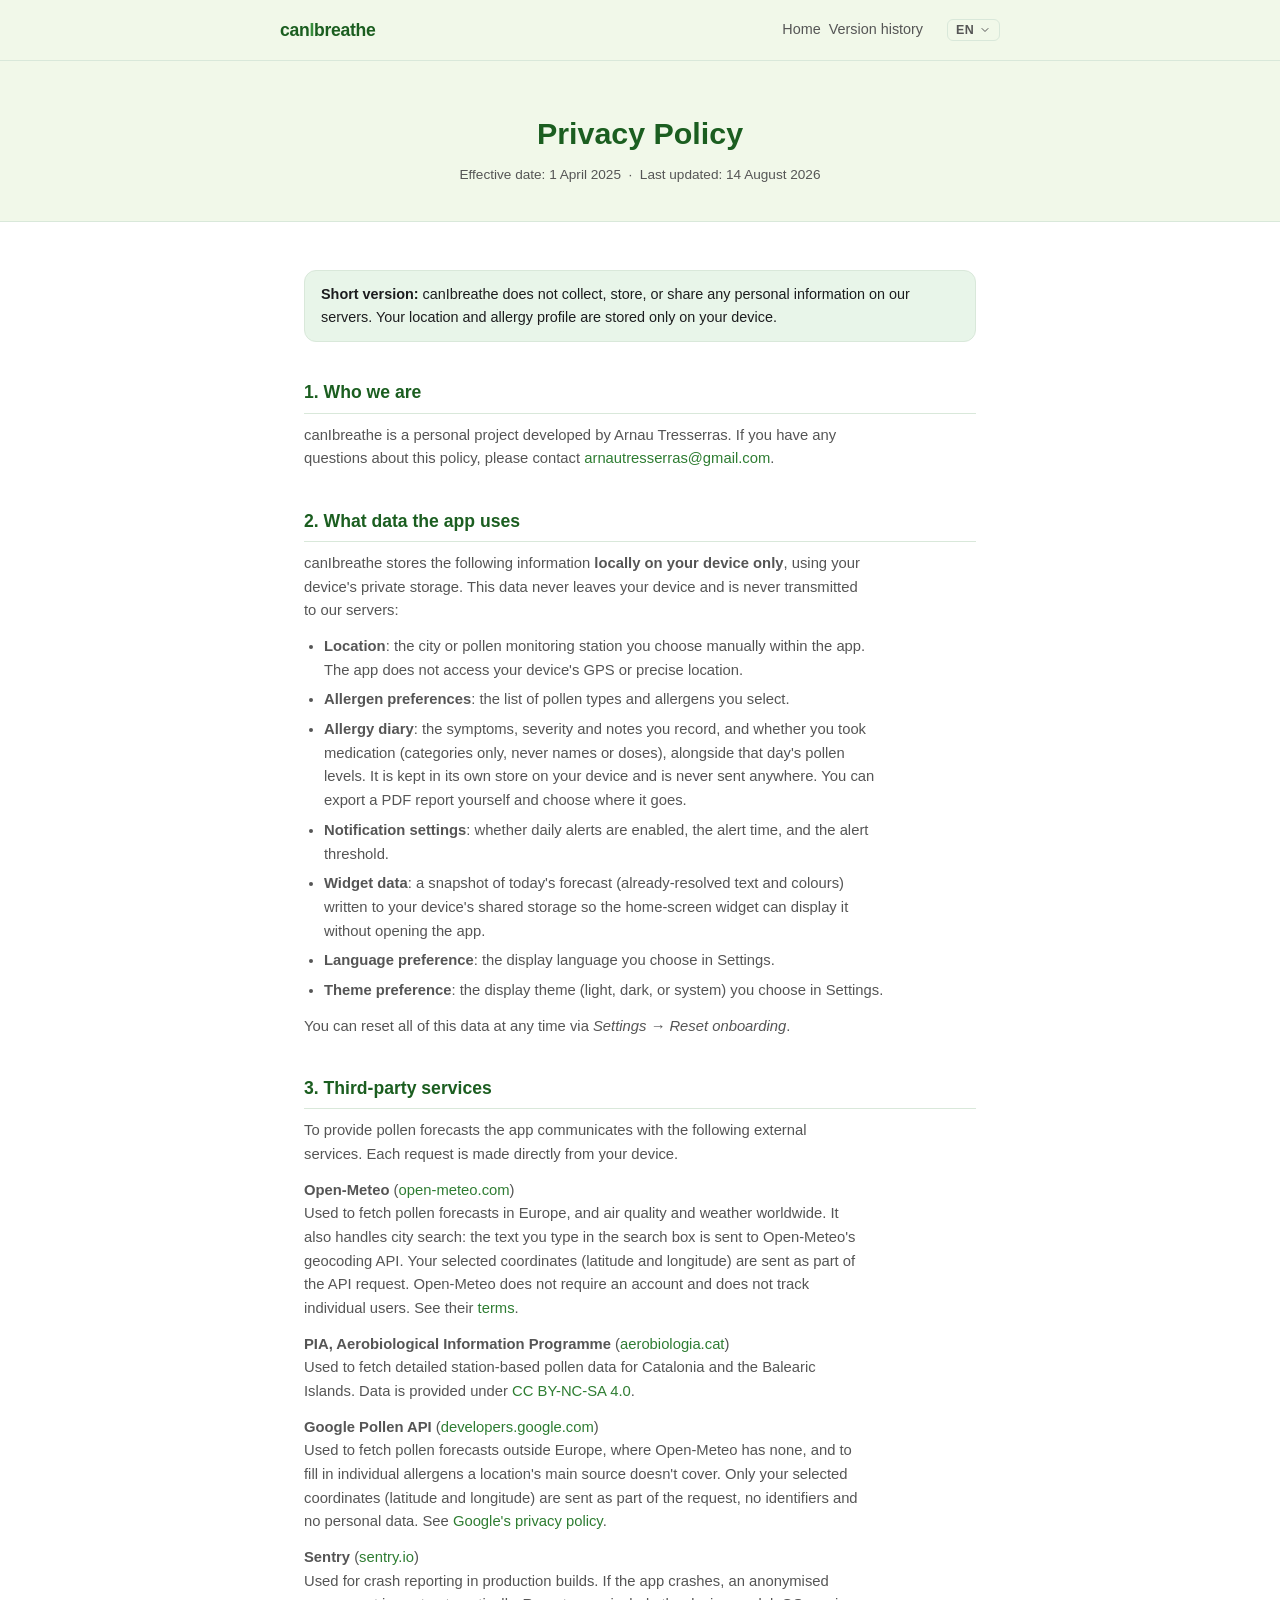
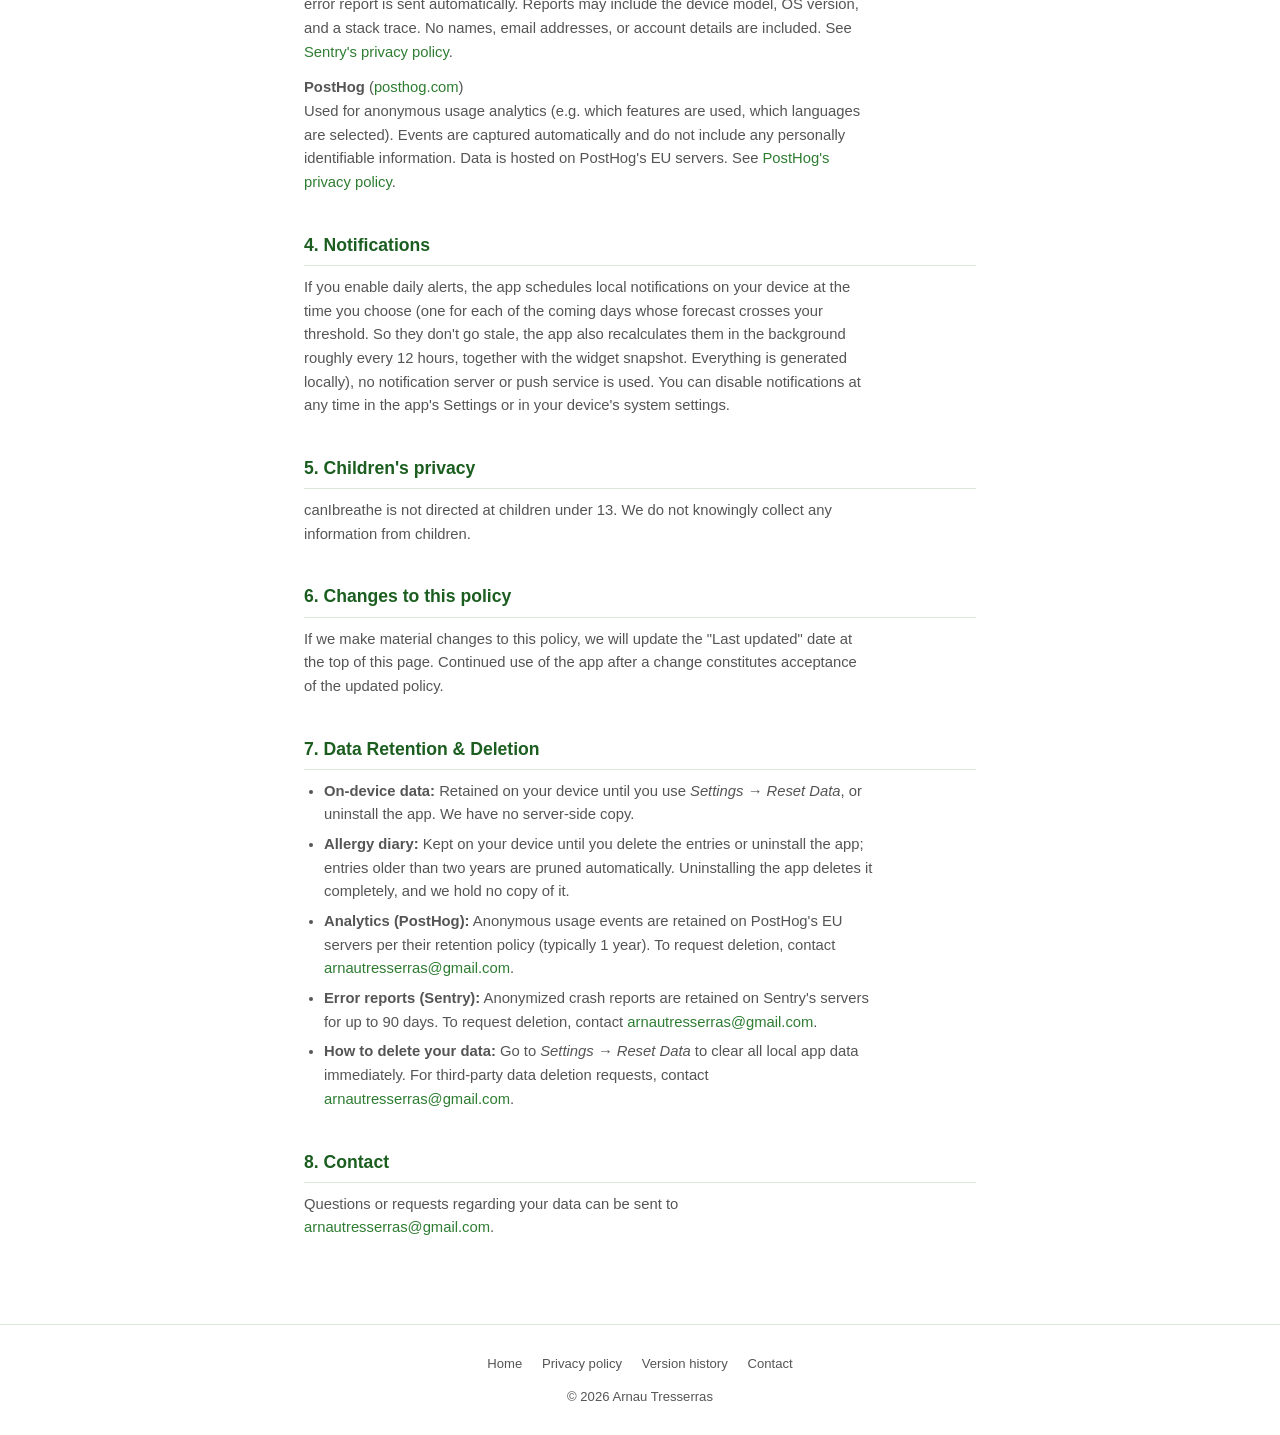
<file: privacy.html>
<!DOCTYPE html>
<html lang="ca">
<head>
  <meta charset="UTF-8" />
  <meta name="viewport" content="width=device-width, initial-scale=1.0" />
  <title>Política de privacitat, canIbreathe</title>
  <meta name="description" content="Política de privacitat de l'app canIbreathe de previsió de pol·len i al·lèrgens." data-i18n-content="meta.description.privacy" />
  <meta property="og:type" content="website" />
  <meta property="og:url" content="https://canibreathe.app/privacy.html" />
  <meta property="og:site_name" content="canIbreathe" />
  <meta property="og:title" content="Privacy Policy, canIbreathe" />
  <meta property="og:description" content="Privacy policy for the canIbreathe pollen and allergen forecast app." />
  <meta property="og:image" content="https://canibreathe.app/apple-touch-icon-180.png" />
  <meta name="twitter:card" content="summary" />
  <meta name="twitter:title" content="Privacy Policy, canIbreathe" />
  <meta name="twitter:description" content="Privacy policy for the canIbreathe pollen and allergen forecast app." />
  <meta name="twitter:image" content="https://canibreathe.app/apple-touch-icon-180.png" />
  <link rel="stylesheet" href="style.css?v=5" />
  <link rel="icon" href="favicon.png" />
  <link rel="apple-touch-icon" href="favicon.png" />
  <script>
    !function(t,e){var o,n,p,r;e.__SV||(window.posthog && window.posthog.__loaded)||(window.posthog=e,e._i=[],e.init=function(i,s,a){function g(t,e){var o=e.split(".");2==o.length&&(t=t[o[0]],e=o[1]),t[e]=function(){t.push([e].concat(Array.prototype.slice.call(arguments,0)))}}(p=t.createElement("script")).type="text/javascript",p.crossOrigin="anonymous",p.async=!0,p.src=s.api_host.replace(".i.posthog.com","-assets.i.posthog.com")+"/static/array.js",(r=t.getElementsByTagName("script")[0]).parentNode.insertBefore(p,r);var u=e;for(void 0!==a?u=e[a]=[]:a="posthog",u.people=u.people||[],u.toString=function(t){var e="posthog";return"posthog"!==a&&(e+="."+a),t||(e+=" (stub)"),e},u.people.toString=function(){return u.toString(1)+".people (stub)"},o="Ei Ni init zi Gi Nr Ui Xi Hi capture calculateEventProperties tn register register_once register_for_session unregister unregister_for_session an getFeatureFlag getFeatureFlagPayload getFeatureFlagResult isFeatureEnabled reloadFeatureFlags updateFlags updateEarlyAccessFeatureEnrollment getEarlyAccessFeatures on onFeatureFlags onSurveysLoaded onSessionId getSurveys getActiveMatchingSurveys renderSurvey displaySurvey cancelPendingSurvey canRenderSurvey canRenderSurveyAsync ln identify setPersonProperties group resetGroups setPersonPropertiesForFlags resetPersonPropertiesForFlags setGroupPropertiesForFlags resetGroupPropertiesForFlags reset setIdentity clearIdentity get_distinct_id getGroups get_session_id get_session_replay_url alias set_config startSessionRecording stopSessionRecording sessionRecordingStarted captureException addExceptionStep captureLog startExceptionAutocapture stopExceptionAutocapture loadToolbar get_property getSessionProperty nn Qi createPersonProfile setInternalOrTestUser sn qi cn opt_in_capturing opt_out_capturing has_opted_in_capturing has_opted_out_capturing get_explicit_consent_status is_capturing clear_opt_in_out_capturing Ji debug Fr rn getPageViewId captureTraceFeedback captureTraceMetric Bi".split(" "),n=0;n<o.length;n++)g(u,o[n]);e._i.push([i,s,a])},e.__SV=1)}(document,window.posthog||[]);
    posthog.init('phc_LRrSer0JCHmHAlgUVe1UBUHwa6GLvBOArZXyOaQ2EX9', {
        api_host: 'https://eu.i.posthog.com',
        defaults: '2026-01-30',
        person_profiles: 'identified_only', // or 'always' to create profiles for anonymous users as well
    })
</script>
</head>
<body data-title-key="page.title.privacy">

  <header>
    <div class="header-inner">
      <a class="logo" href="index.html">can<span>I</span>breathe</a>
      <nav>
        <a href="index.html" data-i18n="nav.home">Inici</a>
        <a href="changelog.html" data-i18n="nav.changelog">Historial de versions</a>
        <div class="lang-switcher" aria-label="Canvia l'idioma" data-i18n-aria-label="lang-switcher.label">
          <button class="lang-toggle" aria-haspopup="listbox" aria-expanded="false">
            <span class="lang-current">CA</span>
            <svg class="lang-chevron" viewBox="0 0 24 24" fill="none" stroke="currentColor" stroke-width="2" stroke-linecap="round" stroke-linejoin="round" aria-hidden="true"><path d="m6 9 6 6 6-6"/></svg>
          </button>
          <ul class="lang-menu" role="listbox">
            <li><button class="lang-btn" data-lang="ca" role="option" aria-selected="true"><b>CA</b><span>Català</span></button></li>
            <li><button class="lang-btn" data-lang="en" role="option" aria-selected="false"><b>EN</b><span>English</span></button></li>
            <li><button class="lang-btn" data-lang="es" role="option" aria-selected="false"><b>ES</b><span>Español</span></button></li>
            <li><button class="lang-btn" data-lang="fr" role="option" aria-selected="false"><b>FR</b><span>Français</span></button></li>
            <li><button class="lang-btn" data-lang="pt" role="option" aria-selected="false"><b>PT</b><span>Português</span></button></li>
            <li><button class="lang-btn" data-lang="it" role="option" aria-selected="false"><b>IT</b><span>Italiano</span></button></li>
            <li><button class="lang-btn" data-lang="de" role="option" aria-selected="false"><b>DE</b><span>Deutsch</span></button></li>
          </ul>
        </div>
      </nav>
    </div>
  </header>

  <div class="policy-header">
    <h1 data-i18n="policy.title">Política de privacitat</h1>
    <p class="meta" data-i18n="policy.date">Data d'efecte: 1 d'abril de 2025 &nbsp;·&nbsp; Darrera actualització: 1 d'abril de 2025</p>
  </div>

  <div class="policy-body">

    <div class="highlight" data-i18n="policy.highlight">
      <strong>Resum breu:</strong> canIbreathe no recull, emmagatzema ni comparteix cap informació personal als nostres servidors. El teu perfil de localització i al·lèrgies es desa únicament al teu dispositiu.
    </div>

    <h2 data-i18n="s1.h">1. Qui som</h2>
    <p data-i18n="s1.body">canIbreathe és un projecte personal desenvolupat per Arnau Tresserras. Si tens alguna pregunta sobre aquesta política, posa't en contacte a <a href="mailto:arnautresserras@gmail.com">arnautresserras@gmail.com</a>.</p>

    <h2 data-i18n="s2.h">2. Quines dades utilitza l'app</h2>
    <div data-i18n="s2.body">
      <p>canIbreathe desa la informació següent <strong>únicament al teu dispositiu</strong>, usant l'emmagatzematge privat del dispositiu. Aquestes dades mai no surten del dispositiu ni es transmeten als nostres servidors:</p>
      <ul>
        <li><strong>Localització</strong>: la ciutat o estació de seguiment de pol·len que tries manualment dins l'app. L'app no accedeix al GPS ni a la ubicació precisa del dispositiu.</li>
        <li><strong>Preferències d'al·lèrgens</strong>: la llista de tipus de pol·len i al·lèrgens que selecciones.</li>
        <li><strong>Diari d'al·lèrgies</strong>: els símptomes, la gravetat i les notes que escrius, i si has pres medicació (només categories, mai noms ni dosis), amb els nivells de pol·len d'aquell dia. Es desa en un magatzem propi al dispositiu i no s'envia enlloc. Pots exportar-ne un informe PDF quan vulguis i triar on l'envies.</li>
        <li><strong>Configuració de notificacions</strong>: si les alertes diàries estan activades, l'hora d'alerta i el llindar d'alerta.</li>
        <li><strong>Dades del widget</strong>: una instantània de la previsió d'avui (text i colors ja resolts) desada a l'emmagatzematge compartit del dispositiu perquè el widget la pugui mostrar sense obrir l'app.</li>
        <li><strong>Preferència d'idioma</strong>: l'idioma de visualització que tries a Configuració.</li>
      </ul>
      <p>Pots restablir totes aquestes dades en qualsevol moment des de <em>Configuració → Restablir incorporació</em>.</p>
    </div>

    <h2 data-i18n="s3.h">3. Serveis de tercers</h2>
    <p data-i18n="s3.intro">Per oferir previsions de pol·len, l'app es comunica amb els serveis externs següents. Cada petició es fa directament des del teu dispositiu.</p>

    <p data-i18n="s3.openmeteo"><strong>Open-Meteo</strong> (<a href="https://open-meteo.com" target="_blank" rel="noopener">open-meteo.com</a>)<br>
    S'utilitza per obtenir previsions de pol·len a Europa, i qualitat de l'aire i meteorologia a tot el món. També gestiona la cerca de ciutats: el text que escrius al camp de cerca s'envia a l'API de geocodificació d'Open-Meteo. Les coordenades seleccionades (latitud i longitud) s'envien com a part de la petició a l'API. Open-Meteo no requereix compte i no fa seguiment dels usuaris individuals. Vegeu els seus <a href="https://open-meteo.com/en/terms" target="_blank" rel="noopener">termes</a>.</p>

    <p data-i18n="s3.pia"><strong>PIA, Programa d'Informació Aerobiològica</strong> (<a href="https://aerobiologia.cat" target="_blank" rel="noopener">aerobiologia.cat</a>)<br>
    S'utilitza per obtenir dades detallades d'estació de pol·len per a Catalunya i les Illes Balears. Dades proporcionades sota <a href="https://creativecommons.org/licenses/by-nc-sa/4.0/" target="_blank" rel="noopener">CC BY-NC-SA 4.0</a>.</p>

    <p data-i18n="s3.google"><strong>API de Pol·len de Google</strong> (<a href="https://developers.google.com/maps/documentation/pollen" target="_blank" rel="noopener">developers.google.com</a>)<br>
    S'utilitza per obtenir previsions de pol·len fora d'Europa, on Open-Meteo no en té, i per completar al·lèrgens concrets que la font principal no cobreix. Només s'envien les coordenades seleccionades (latitud i longitud) com a part de la petició. No s'envia cap identificador ni dada personal. Vegeu la <a href="https://policies.google.com/privacy" target="_blank" rel="noopener">política de privacitat de Google</a>.</p>

    <p data-i18n="s3.sentry"><strong>Sentry</strong> (<a href="https://sentry.io" target="_blank" rel="noopener">sentry.io</a>)<br>
    S'utilitza per a l'informe de fallades en les versions de producció. Si l'app cau, s'envia automàticament un informe d'error anonimitzat. Els informes poden incloure el model del dispositiu, la versió del sistema operatiu i una traça de la pila. No s'inclouen noms, adreces de correu electrònic ni dades de compte. Vegeu la <a href="https://sentry.io/privacy/" target="_blank" rel="noopener">política de privacitat de Sentry</a>.</p>

    <p data-i18n="s3.posthog"><strong>PostHog</strong> (<a href="https://posthog.com" target="_blank" rel="noopener">posthog.com</a>)<br>
    S'utilitza per a analítica d'ús anònima (p. ex. quines funcions s'utilitzen, quins idiomes es seleccionen). Els esdeveniments es capturen automàticament i no inclouen cap informació d'identificació personal. Les dades s'allotgen als servidors europeus de PostHog. Vegeu la <a href="https://posthog.com/privacy" target="_blank" rel="noopener">política de privacitat de PostHog</a>.</p>

    <h2 data-i18n="s4.h">4. Notificacions</h2>
    <p data-i18n="s4.body">Si actives les alertes diàries, l'app programa notificacions locals al teu dispositiu a l'hora que tries, una per a cada dia dels pròxims que superi el teu llindar. Perquè no quedin desfasades, l'app també les torna a calcular en segon pla aproximadament cada 12 hores, junt amb la instantània del widget. Tot es genera localment, no s'utilitza cap servidor de notificacions ni servei de missatgeria push. Pots desactivar les notificacions en qualsevol moment des de la Configuració de l'app o des de la configuració del sistema del dispositiu.</p>

    <h2 data-i18n="s5.h">5. Privacitat dels menors</h2>
    <p data-i18n="s5.body">canIbreathe no està adreçada a menors de 13 anys. No recollim conscientment cap informació de menors.</p>

    <h2 data-i18n="s6.h">6. Canvis en aquesta política</h2>
    <p data-i18n="s6.body">Si fem canvis importants en aquesta política, actualitzarem la data de "Darrera actualització" a la part superior d'aquesta pàgina. L'ús continuat de l'app després d'un canvi implica l'acceptació de la política actualitzada.</p>

    <h2 data-i18n="s7.h">7. Retenció i eliminació de dades</h2>
    <div data-i18n="s7.body"></div>

    <h2 data-i18n="s8.h">8. Contacte</h2>
    <p data-i18n="s8.body">Les preguntes o sol·licituds sobre les teves dades es poden enviar a <a href="mailto:arnautresserras@gmail.com">arnautresserras@gmail.com</a>.</p>

  </div>

  <footer>
    <a href="index.html" data-i18n="nav.home">Inici</a>
    <a href="privacy.html" data-i18n="footer.privacy">Política de privacitat</a>
    <a href="changelog.html" data-i18n="nav.changelog">Historial de versions</a>
    <a href="mailto:arnautresserras@gmail.com" data-i18n="footer.contact">Contacte</a>
    <p style="margin-top: 12px;" data-i18n="footer.copy">&copy; 2026 Arnau Tresserras</p>
  </footer>

  <script src="i18n.js?v=5"></script>
</body>
</html>
</file>
<file: style.css>
/* Hallmark · checked: 2026-10-27 · genre: editorial (inferred)
 * floor: 0 FAIL · fixed: 9 (26a, 30a, 34, 40, 48, 50, 54, 62, 67) · structural: 7 printed (8, 9, 44c, 58, 77, 78, 79)
 * built: the project · redesign: polish · v2.0.0 */
/* Hallmark · waive 7b · surface: absolute · the white paper sets off the green bands and the phone screenshots, a tint belongs to a restyle */
/* Hallmark · waive 26b · no form control and no aria-disabled on the site · the App Store and Google Play links and the Català to Deutsch options never go disabled */
/* Hallmark · answered F4 · the App Store and Google Play badges sit side by side by store convention, neither is secondary */
/* Hallmark · answered F1 · straight apostrophes live in the seven i18n dictionaries, a typographic pass is its own task across them */
/* Hallmark · answered F15 · the 56px gap splits a phone screenshot from its copy in the feature rows, the 36px grids hold text only */
/* Hallmark · answered F20 · seven extras in the more grid, four columns would squeeze each to under 200px in the 1040px container */
/* Hallmark · dismissed 25 · the setup step captions are one sentence each, 30ch sits in the caption range */
:root {
  --green-dark:   #1B5E20;
  --green:        #2E7D32;
  --green-mid:    #388E3C;
  --green-light:  #E8F5E9;
  --green-pale:   #F1F8E9;
  --text:         #1C1C1E;
  --text-secondary: #555;
  --border:       #D9E8DA;
  --white:        #FFFFFF;
  --focus:        var(--green-dark);
  --device-bezel: #0f0f0f;
  --shadow-device: 0 26px 50px -18px rgba(27, 94, 32, 0.35), 0 8px 22px rgba(0, 0, 0, 0.12);
  --shadow-menu:  0 4px 14px rgba(0, 0, 0, 0.08);
  --font-body:    -apple-system, BlinkMacSystemFont, "Segoe UI", Roboto, Helvetica, Arial, sans-serif;
  --radius:       12px;
  --max-width:    720px;
  --wide:         1040px;
}

*, *::before, *::after { box-sizing: border-box; margin: 0; padding: 0; }

html, body { overflow-x: clip; }

body {
  font-family: var(--font-body);
  background: var(--white);
  color: var(--text);
  line-height: 1.6;
}

a { color: var(--green); text-decoration: none; }
a:hover { text-decoration: underline; }

a:focus-visible,
button:focus-visible {
  outline: 2px solid var(--focus);
  outline-offset: 3px;
}

p { text-wrap: pretty; }
h1, h2 { text-wrap: balance; overflow-wrap: break-word; min-width: 0; }

/* ── Header ── */
header {
  background: var(--green-pale);
  border-bottom: 1px solid var(--border);
  padding: 0 24px;
}

.header-inner {
  max-width: var(--max-width);
  margin: 0 auto;
  display: flex;
  align-items: center;
  justify-content: space-between;
  height: 60px;
}

.logo {
  font-size: 1.1rem;
  font-weight: 700;
  color: var(--green-dark);
  letter-spacing: -0.3px;
}

.logo span { color: var(--green-mid); }

nav {
  display: flex;
  align-items: center;
  gap: 8px;
}

nav a {
  font-size: 0.9rem;
  color: var(--text-secondary);
  white-space: nowrap;
}

nav a:hover { color: var(--green); text-decoration: none; }

/* ── Layout wrappers ── */
.wrap {
  max-width: var(--wide);
  margin: 0 auto;
  padding: 0 24px;
}

.wrap-narrow {
  max-width: 620px;
  margin: 0 auto;
  padding: 0 24px;
  text-align: center;
}

/* ── Reusable phone frame ── */
.device {
  background: var(--device-bezel);
  border-radius: 42px;
  padding: 8px;
  max-width: 300px;
  width: 100%;
  overflow: hidden;
  box-shadow: var(--shadow-device);
}

.device img { display: block; width: 100%; height: auto; border-radius: 34px; }

/* ── Reusable store buttons ── */
.store-row { display: flex; gap: 12px; flex-wrap: wrap; }
.store-row.center { justify-content: center; }

.store-btn {
  display: inline-flex;
  align-items: center;
  gap: 10px;
  background: var(--green-dark);
  color: var(--white);
  border-radius: var(--radius);
  padding: 10px 18px;
  transition: opacity 0.15s, transform 0.15s;
}

.store-btn:hover { opacity: 0.9; text-decoration: none; color: var(--white); transform: translateY(-1px); }
.store-btn:active { opacity: 1; transform: none; }
.store-glyph { width: 22px; height: 22px; flex-shrink: 0; opacity: 0.9; }
.store-btn-text { display: flex; flex-direction: column; line-height: 1.15; text-align: left; }
.store-btn-text small { font-size: 0.75rem; opacity: 0.8; }
.store-btn-text strong { font-size: 1rem; font-weight: 700; }

/* ── Hero ── */
.hero {
  background: linear-gradient(180deg, var(--green-pale) 0%, var(--white) 100%);
  padding: 72px 0 64px;
}

.hero-grid {
  display: grid;
  grid-template-columns: minmax(0, 1.05fr) minmax(0, 0.95fr);
  gap: 56px;
  align-items: center;
}

.hero-brand {
  display: flex;
  align-items: center;
  gap: 10px;
  margin-bottom: 20px;
  font-weight: 700;
  font-size: 1.05rem;
  color: var(--green-dark);
}

.hero-brand img { width: 34px; height: 34px; }

.hero h1 {
  font-size: 2.7rem;
  line-height: 1.1;
  font-weight: 800;
  letter-spacing: -0.6px;
  color: var(--green-dark);
  margin-bottom: 16px;
}

.hero .lead {
  font-size: 1.12rem;
  color: var(--text-secondary);
  margin-bottom: 28px;
  max-width: 40ch;
}

.hero-media { display: flex; justify-content: center; }

/* ── Feature story rows ── */
.feature-rows { padding: 32px 0 8px; }

.frow {
  display: grid;
  grid-template-columns: minmax(0, 1fr) minmax(0, 1fr);
  gap: 56px;
  align-items: center;
  padding: 48px 0;
}

.frow-media { display: flex; justify-content: center; }
.frow-media .device { max-width: 272px; }
.frow.reverse .frow-media { order: 2; }

.frow-copy h2 {
  font-size: 1.7rem;
  line-height: 1.2;
  font-weight: 800;
  letter-spacing: -0.3px;
  color: var(--green-dark);
  margin-bottom: 12px;
}

.frow-copy p { font-size: 1.02rem; color: var(--text-secondary); max-width: 48ch; }

/* ── Secondary features strip ── */
.more { background: var(--green-pale); border-top: 1px solid var(--border); padding: 56px 0; }

.more h2 {
  text-align: center;
  font-size: 1.4rem;
  font-weight: 700;
  color: var(--green-dark);
  margin-bottom: 32px;
}

.more-grid {
  display: grid;
  grid-template-columns: repeat(auto-fit, minmax(270px, 1fr));
  gap: 22px 36px;
}

.more-grid li { display: flex; gap: 14px; align-items: flex-start; list-style: none; }
.more-icon { width: 24px; height: 24px; flex-shrink: 0; margin-top: 2px; color: var(--green); }
.more-grid strong { display: block; font-size: 0.98rem; color: var(--green-dark); margin-bottom: 3px; }
.more-grid p { font-size: 0.9rem; color: var(--text-secondary); }

/* ── Download band ── */
.download { padding: 64px 0 72px; text-align: center; }
.download h2 { font-size: 1.8rem; font-weight: 800; color: var(--green-dark); margin-bottom: 8px; }
.download p { color: var(--text-secondary); margin-bottom: 24px; }

/* ── Scroll reveal ── */
.js .reveal { opacity: 0; transform: translateY(18px); transition: opacity 0.6s ease, transform 0.6s ease; }
.js .reveal.in { opacity: 1; transform: none; }
@media (prefers-reduced-motion: reduce) { .js .reveal { opacity: 1; transform: none; transition: none; } }

/* ── Band heading (trust, sources) ── */
.band-title {
  font-size: 1.1rem;
  font-weight: 700;
  color: var(--green-dark);
  margin-bottom: 8px;
}

/* ── Privacy trust band ── */
.trust {
  background: var(--green-light);
  border-top: 1px solid var(--border);
  border-bottom: 1px solid var(--border);
  padding: 40px 0;
  text-align: center;
}

.trust .wrap-narrow { max-width: 760px; }

.trust-lead {
  font-size: 1.1rem;
  color: var(--text);
  max-width: 46ch;
  margin: 0 auto 20px;
}

.trust-points {
  display: grid;
  grid-template-columns: repeat(2, max-content);
  justify-content: center;
  gap: 12px 36px;
  list-style: none;
}

.trust-points li {
  display: inline-flex;
  align-items: center;
  gap: 8px;
  font-size: 0.95rem;
  font-weight: 700;
  color: var(--green-dark);
}

.trust-points .tick { color: var(--green); font-weight: 800; }

/* ── Set up in under a minute ── */
.setup { padding: 64px 0; }

.setup h2 {
  text-align: center;
  font-size: 1.7rem;
  font-weight: 800;
  letter-spacing: -0.3px;
  color: var(--green-dark);
  margin-bottom: 40px;
}

.setup-steps {
  display: grid;
  grid-template-columns: repeat(3, minmax(0, 1fr));
  gap: 36px;
  list-style: none;
  max-width: 860px;
  margin: 0 auto;
}

.setup-steps li {
  display: flex;
  flex-direction: column;
  align-items: center;
  text-align: center;
}

.device-sm { max-width: 190px; margin-bottom: 18px; border-radius: 32px; }
.device-sm img { border-radius: 25px; }

.step-n {
  display: inline-flex;
  align-items: center;
  justify-content: center;
  width: 26px;
  height: 26px;
  border-radius: 50%;
  background: var(--green-dark);
  color: var(--white);
  font-size: 0.8rem;
  font-weight: 700;
  margin-bottom: 10px;
}

.setup-steps strong { font-size: 1.05rem; color: var(--green-dark); margin-bottom: 4px; }
.setup-steps p { font-size: 0.92rem; color: var(--text-secondary); max-width: 30ch; }

/* ── Data sources ── */
.sources {
  background: var(--green-pale);
  border-top: 1px solid var(--border);
  padding: 36px 0;
  text-align: center;
}

.sources p { font-size: 0.98rem; color: var(--text-secondary); max-width: 52ch; margin: 0 auto; }
.sources strong { color: var(--green-dark); font-weight: 700; }

/* ── Footer ── */
footer {
  border-top: 1px solid var(--border);
  padding: 28px 24px;
  text-align: center;
  font-size: 0.82rem;
  color: var(--text-secondary);
}

footer a { color: var(--text-secondary); margin: 0 8px; }
footer a:hover { color: var(--green); }

/* ── Privacy policy page ── */
.policy-header {
  background: var(--green-pale);
  border-bottom: 1px solid var(--border);
  padding: 48px 24px 36px;
  text-align: center;
}

.policy-header h1 {
  font-size: 1.9rem;
  font-weight: 800;
  color: var(--green-dark);
  margin-bottom: 6px;
}

.policy-header .meta {
  font-size: 0.85rem;
  color: var(--text-secondary);
}

.policy-body {
  max-width: var(--max-width);
  margin: 0 auto;
  padding: 48px 24px 72px;
}

.policy-body h2 {
  font-size: 1.1rem;
  font-weight: 700;
  color: var(--green-dark);
  margin: 36px 0 10px;
  padding-bottom: 6px;
  border-bottom: 1px solid var(--border);
}

.policy-body h2:first-child { margin-top: 0; }

.policy-body p  { font-size: 0.925rem; color: var(--text-secondary); margin-bottom: 12px; max-width: 68ch; }
.policy-body ul { font-size: 0.925rem; color: var(--text-secondary); margin: 0 0 12px 20px; max-width: 68ch; }
.policy-body li { margin-bottom: 6px; }

.policy-body .highlight {
  background: var(--green-light);
  border: 1px solid var(--border);
  border-radius: var(--radius);
  padding: 12px 16px;
  margin-bottom: 16px;
  font-size: 0.9rem;
  color: var(--text);
}

/* ── Version history page ── */
.changelog-version {
  margin-bottom: 36px;
}

.changelog-version h2 {
  font-size: 1.15rem;
  font-weight: 800;
  color: var(--green-dark);
  margin: 0 0 14px;
  padding-bottom: 6px;
  border-bottom: 1px solid var(--border);
}

.changelog-items { list-style: none; display: flex; flex-direction: column; gap: 14px; }
.policy-body .changelog-items { margin-left: 0; }
.changelog-items li { display: flex; gap: 14px; align-items: flex-start; }
.changelog-items strong { display: block; font-size: 0.95rem; color: var(--text); margin-bottom: 2px; }
.changelog-items p { font-size: 0.9rem; color: var(--text-secondary); margin: 0; }

/* ── Lang switcher ── */
.lang-switcher {
  position: relative;
  margin-left: 16px;
}

.lang-toggle {
  display: flex;
  align-items: center;
  gap: 5px;
  background: none;
  border: 1px solid var(--border);
  border-radius: 6px;
  color: var(--text-secondary);
  cursor: pointer;
  font-size: 0.78rem;
  font-weight: 600;
  letter-spacing: 0.3px;
  padding: 3px 8px;
  transition: border-color 0.12s, color 0.12s;
  white-space: nowrap;
}

.lang-toggle:hover,
.lang-toggle[aria-expanded="true"] {
  border-color: var(--green);
  color: var(--green);
}

.lang-menu {
  display: none;
  position: absolute;
  right: 0;
  top: calc(100% + 4px);
  background: var(--white);
  border: 1px solid var(--border);
  border-radius: var(--radius);
  box-shadow: var(--shadow-menu);
  list-style: none;
  min-width: 140px;
  padding: 4px;
  z-index: 100;
}

.lang-switcher.open .lang-menu { display: block; }

.lang-btn {
  display: flex;
  align-items: center;
  gap: 8px;
  width: 100%;
  background: none;
  border: none;
  border-radius: 6px;
  color: var(--text-secondary);
  cursor: pointer;
  font-size: 0.82rem;
  font-weight: 500;
  padding: 6px 10px;
  text-align: left;
  transition: background 0.12s, color 0.12s;
}

.lang-btn b {
  font-size: 0.78rem;
  font-weight: 700;
  letter-spacing: 0.3px;
  min-width: 20px;
}

.lang-btn:hover { background: var(--green-light); color: var(--green-dark); }
.lang-btn:active { background: var(--border); }
.lang-chevron { width: 12px; height: 12px; }
.lang-btn.active { color: var(--green); }

/* ── Responsive ── */
@media (max-width: 820px) {
  .hero { padding: 56px 0 48px; }
  .hero-grid { grid-template-columns: minmax(0, 1fr); gap: 36px; text-align: center; }
  .hero-brand { justify-content: center; }
  .hero .lead { margin-left: auto; margin-right: auto; }
  .hero-copy .store-row { justify-content: center; }

  .frow { grid-template-columns: minmax(0, 1fr); gap: 28px; text-align: center; padding: 40px 0; }
  .frow .frow-media,
  .frow.reverse .frow-media { order: 0; }
  .frow-copy p { margin-left: auto; margin-right: auto; }

  .more-grid li { text-align: left; }

  .setup-steps { grid-template-columns: minmax(0, 1fr); gap: 44px; max-width: 320px; }
}

@media (max-width: 500px) {
  .hero h1 { font-size: 2rem; }
  .frow-copy h2 { font-size: 1.45rem; }
  header { padding: 10px 16px; }
  .header-inner { flex-wrap: wrap; height: auto; row-gap: 10px; }
  nav { width: 100%; flex-wrap: wrap; justify-content: center; gap: 10px 14px; }
  nav a { font-size: 0.82rem; }
  .store-row { justify-content: center; }
  .trust-points { grid-template-columns: minmax(0, max-content); }
}
</file>
